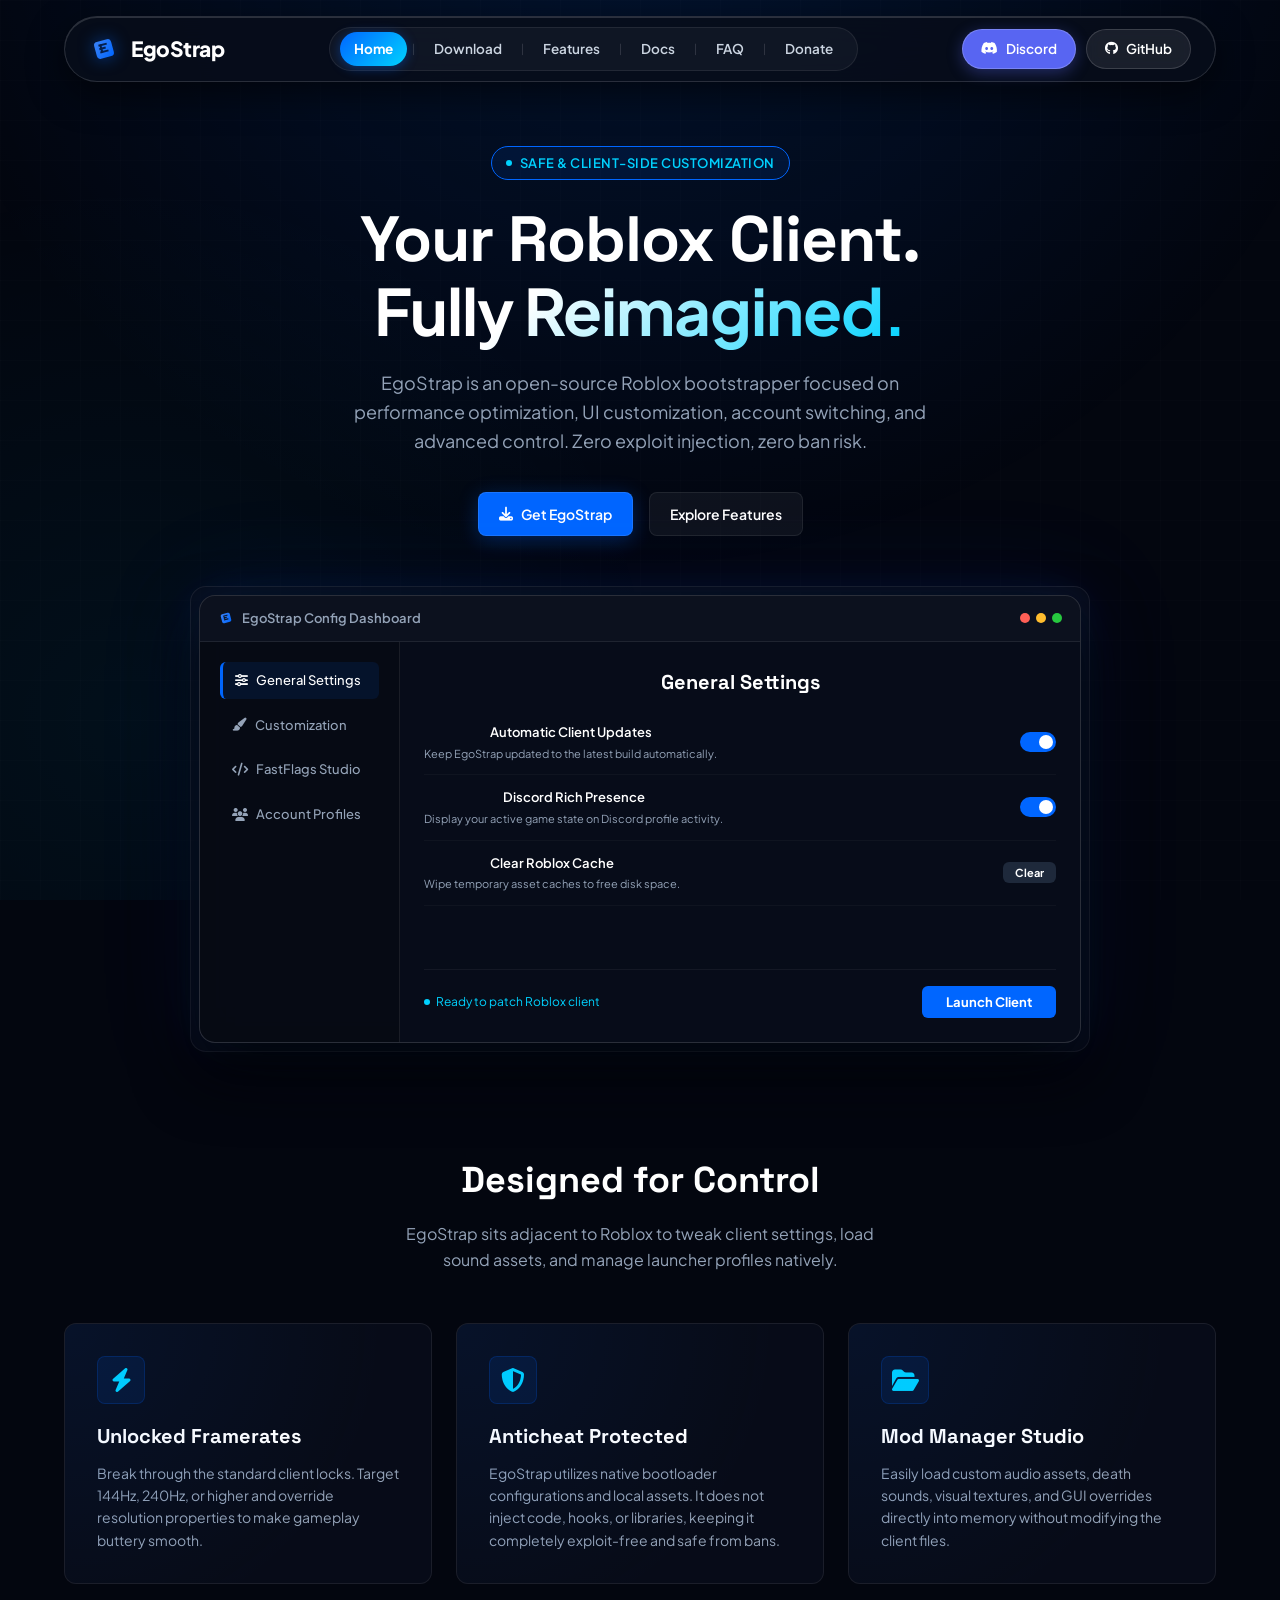
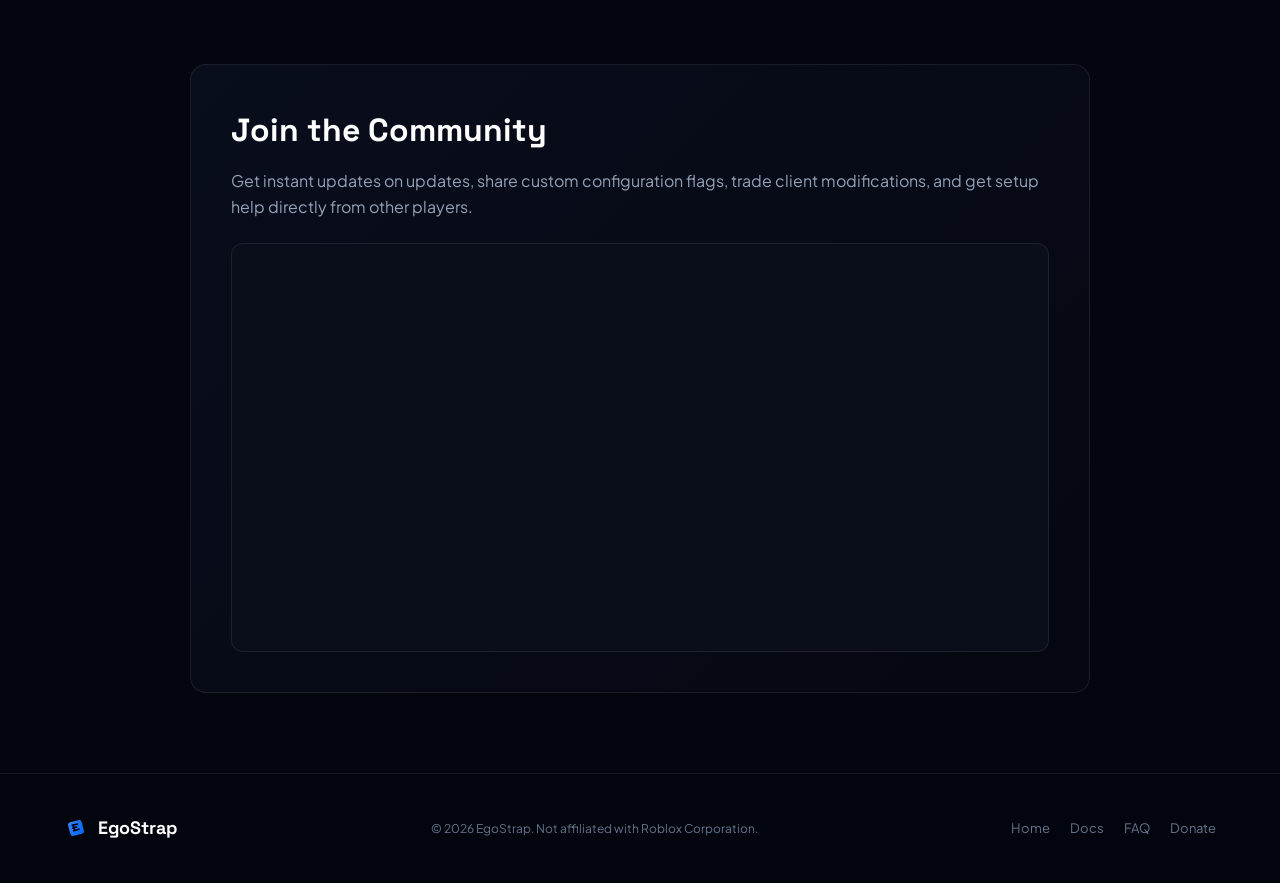
<file: index.html>
<!DOCTYPE html>
<html lang="en">
<head>
  <meta charset="UTF-8">
  <meta name="viewport" content="width=device-width, initial-scale=1.0">
  <title>EgoStrap — The Ultimate Roblox Customization Engine</title>
  
  <link rel="preconnect" href="https://fonts.googleapis.com">
  <link rel="preconnect" href="https://fonts.gstatic.com" crossorigin>
  <link href="https://fonts.googleapis.com/css2?family=Inter:wght@400;500;600;700;800&family=Outfit:wght@600;700;800&display=swap" rel="stylesheet">
  
  <!-- Styling Sheet -->
  <link rel="stylesheet" href="css/style.css">
  
  <!-- FontAwesome Icons for visual flair -->
  <link rel="stylesheet" href="https://cdnjs.cloudflare.com/ajax/libs/font-awesome/6.4.0/css/all.min.css">
</head>
<body>

  <!-- Navigation Bar -->
  <header class="container">
    <nav class="navbar">
      <a href="index.html" class="nav-brand">
        <img src="assets/logo.svg" alt="EgoStrap Logo" class="nav-logo">
        <span>EgoStrap</span>
      </a>

      <!-- Navigation Tabs with '|' Separators -->
      <div class="nav-links">
        <a href="index.html">Home</a>
        <span class="nav-separator">|</span>
        <a href="download.html">Download</a>
        <span class="nav-separator">|</span>
        <a href="features.html">Features</a>
        <span class="nav-separator">|</span>
        <a href="docs.html">Docs</a>
        <span class="nav-separator">|</span>
        <a href="faq.html">FAQ</a>
        <span class="nav-separator">|</span>
        <a href="donate.html">Donate</a>
      </div>

      <div class="nav-actions">
        <a href="https://discord.gg/6W2M8UztJG" target="_blank" class="btn btn-discord">
          <i class="fab fa-discord"></i> Discord
        </a>
        <a href="https://github.com/egostrap/egostrap.github.io" target="_blank" class="btn btn-github">
          <i class="fab fa-github"></i> GitHub
        </a>
      </div>

      <button class="menu-toggle">☰</button>
    </nav>
  </header>

  <!-- Hero Landing Section -->
  <section class="container hero fade-in">
    <div class="badge">
      <span class="badge-dot"></span>
      Safe & Client-Side Customization
    </div>
    
    <h1 class="hero-title">
      Your Roblox Client.<br>
      <span>Fully Reimagined.</span>
    </h1>
    
    <p class="hero-subtitle">
      EgoStrap is an open-source Roblox bootstrapper focused on performance optimization, UI customization, account switching, and advanced control. Zero exploit injection, zero ban risk.
    </p>
    
    <div class="hero-ctas">
      <a href="download.html" class="btn btn-primary">
        <i class="fa fa-download"></i> Get EgoStrap
      </a>
      <a href="features.html" class="btn btn-secondary">
        Explore Features
      </a>
    </div>

    <!-- Interactive Launcher UI Mockup -->
    <div class="mockup-container">
      <div class="launcher-mockup">
        
        <!-- Header -->
        <div class="launcher-header">
          <div class="mockup-title">
            <img src="assets/logo.svg" alt="Icon" style="width:16px;height:16px;">
            EgoStrap Config Dashboard
          </div>
          <div class="mockup-dots">
            <span class="dot dot-red"></span>
            <span class="dot dot-yellow"></span>
            <span class="dot dot-green"></span>
          </div>
        </div>
        
        <!-- Dashboard Body Grid -->
        <div class="launcher-body">
          
          <!-- Sidebar Navigation -->
          <div class="launcher-sidebar">
            <div class="sidebar-item active" data-view="general">
              <i class="fa fa-sliders"></i> General Settings
            </div>
            <div class="sidebar-item" data-view="customization">
              <i class="fa fa-paint-brush"></i> Customization
            </div>
            <div class="sidebar-item" data-view="fastflags">
              <i class="fa fa-code"></i> FastFlags Studio
            </div>
            <div class="sidebar-item" data-view="accounts">
              <i class="fa fa-users"></i> Account Profiles
            </div>
          </div>
          
          <!-- View Context Views -->
          <div class="launcher-content">
            
            <!-- General Settings View -->
            <div class="launcher-view active" id="view-general">
              <h3 class="view-title">General Settings</h3>
              <div class="setting-row">
                <div class="setting-info">
                  <h4>Automatic Client Updates</h4>
                  <p>Keep EgoStrap updated to the latest build automatically.</p>
                </div>
                <label class="toggle-switch">
                  <input type="checkbox" checked>
                  <span class="slider"></span>
                </label>
              </div>
              <div class="setting-row">
                <div class="setting-info">
                  <h4>Discord Rich Presence</h4>
                  <p>Display your active game state on Discord profile activity.</p>
                </div>
                <label class="toggle-switch">
                  <input type="checkbox" checked>
                  <span class="slider"></span>
                </label>
              </div>
              <div class="setting-row">
                <div class="setting-info">
                  <h4>Clear Roblox Cache</h4>
                  <p>Wipe temporary asset caches to free disk space.</p>
                </div>
                <button class="btn-launch" style="padding:4px 12px; font-size:11px; background:#1e293b;">Clear</button>
              </div>
            </div>

            <!-- Customization Settings View -->
            <div class="launcher-view" id="view-customization">
              <h3 class="view-title">Customization Pack</h3>
              <div class="setting-row">
                <div class="setting-info">
                  <h4>Choose Game Sound Pack</h4>
                  <p>Restore the classic "Oof" sound effects.</p>
                </div>
                <select class="mockup-select">
                  <option>Classic Oof (Pre-2022)</option>
                  <option>Modern Chronos Sound</option>
                  <option>Disabled</option>
                </select>
              </div>
              <div class="setting-row">
                <div class="setting-info">
                  <h4>Legacy Avatar Editor UI</h4>
                  <p>Forces the client to load the nostalgic avatar customization screens.</p>
                </div>
                <label class="toggle-switch">
                  <input type="checkbox">
                  <span class="slider"></span>
                </label>
              </div>
              <div class="setting-row">
                <div class="setting-info">
                  <h4>Custom Client Fonts</h4>
                  <p>Replace default Roblox client typeface system-wide.</p>
                </div>
                <select class="mockup-select">
                  <option>Inter Display</option>
                  <option>Segoe UI Semibold</option>
                  <option>Comic Sans MS</option>
                </select>
              </div>
            </div>

            <!-- FastFlags View -->
            <div class="launcher-view" id="view-fastflags">
              <h3 class="view-title">FastFlags Settings</h3>
              <div class="setting-row">
                <div class="setting-info">
                  <h4>Framerate Unlocker</h4>
                  <p>Remove the 60fps limit to target maximum screen hz.</p>
                </div>
                <label class="toggle-switch">
                  <input type="checkbox" checked>
                  <span class="slider"></span>
                </label>
              </div>
              <div class="setting-row">
                <div class="setting-info">
                  <h4>Graphics Rendering Engine</h4>
                  <p>Force Roblox to render using a specific Direct3D backend.</p>
                </div>
                <select class="mockup-select">
                  <option>Vulkan (Optimized)</option>
                  <option>Direct3D 11</option>
                  <option>Direct3D 10</option>
                </select>
              </div>
              <div class="setting-row">
                <div class="setting-info">
                  <h4>Anti-Aliasing Algorithm</h4>
                  <p>Force subpixel smoothing configurations.</p>
                </div>
                <select class="mockup-select">
                  <option>MSAA 4x (Crisp)</option>
                  <option>FXAA (Fast)</option>
                  <option>No Overrides</option>
                </select>
              </div>
            </div>

            <!-- Account View -->
            <div class="launcher-view" id="view-accounts">
              <h3 class="view-title">Profile Account Manager</h3>
              <div class="setting-row">
                <div class="setting-info">
                  <h4>Main_Player</h4>
                  <p>Active profile • Logged in via security cookie.</p>
                </div>
                <span class="badge" style="margin:0; padding:2px 10px; font-size:10px;">Primary</span>
              </div>
              <div class="setting-row">
                <div class="setting-info">
                  <h4>Trading_Alt01</h4>
                  <p>Offline • Ready to swap.</p>
                </div>
                <button class="btn-launch" style="padding:4px 12px; font-size:11px; background:#0066ff;">Swap</button>
              </div>
              <button class="btn btn-secondary" style="margin-top: 10px; padding: 6px 14px; font-size: 12px;">
                <i class="fa fa-plus"></i> Add Account Profile
              </button>
            </div>
            
            <!-- Dashboard Mockup Action Footer -->
            <div class="launcher-footer">
              <div class="launch-status">
                <span class="badge-dot"></span> Ready to patch Roblox client
              </div>
              <button class="btn-launch">Launch Client</button>
            </div>

          </div>
        </div>

      </div>
    </div>
  </section>

  <!-- Core Features Container -->
  <section class="container" style="padding-top: 40px;">
    <div class="section-title-wrap">
      <h2 class="section-title">Designed for Control</h2>
      <p class="section-desc">EgoStrap sits adjacent to Roblox to tweak client settings, load sound assets, and manage launcher profiles natively.</p>
    </div>

    <div class="features-grid">
      <!-- Feature Card 1 -->
      <div class="feature-card">
        <div class="feature-icon"><i class="fa fa-bolt"></i></div>
        <h3>Unlocked Framerates</h3>
        <p>Break through the standard client locks. Target 144Hz, 240Hz, or higher and override resolution properties to make gameplay buttery smooth.</p>
      </div>

      <!-- Feature Card 2 -->
      <div class="feature-card">
        <div class="feature-icon"><i class="fa fa-shield-halved"></i></div>
        <h3>Anticheat Protected</h3>
        <p>EgoStrap utilizes native bootloader configurations and local assets. It does not inject code, hooks, or libraries, keeping it completely exploit-free and safe from bans.</p>
      </div>

      <!-- Feature Card 3 -->
      <div class="feature-card">
        <div class="feature-icon"><i class="fa fa-folder-open"></i></div>
        <h3>Mod Manager Studio</h3>
        <p>Easily load custom audio assets, death sounds, visual textures, and GUI overrides directly into memory without modifying the client files.</p>
      </div>
    </div>
  </section>

  <!-- Stats & Discord Integration widget banner -->
  <section class="container">
    <div class="stats-banner">
      <div class="stats-left">
        <h2>Join the Community</h2>
        <p>Get instant updates on updates, share custom configuration flags, trade client modifications, and get setup help directly from other players.</p>
        
        <!-- Official Live Discord Widget Embed -->
        <div class="discord-widget-wrapper" style="border-radius: 12px; overflow: hidden; border: 1px solid var(--border-subtle); background: #090e1a; margin-top: 20px;">
          <iframe src="https://discord.com/widget?id=1529151589561143417&theme=dark" width="100%" height="400" allowtransparency="true" frameborder="0" sandbox="allow-popups allow-popups-to-escape-sandbox allow-same-origin allow-scripts"></iframe>
        </div>
      </div>
    </div>
  </section>

  <!-- Footer -->
  <footer>
    <div class="container footer-content">
      <div class="footer-logo">
        <img src="assets/logo.svg" alt="EgoStrap Logo" style="width: 24px; height: 24px;">
        EgoStrap
      </div>
      <div class="footer-copy">
        &copy; 2026 EgoStrap. Not affiliated with Roblox Corporation.
      </div>
      <div class="footer-links">
        <a href="index.html">Home</a>
        <a href="docs.html">Docs</a>
        <a href="faq.html">FAQ</a>
        <a href="donate.html">Donate</a>
      </div>
    </div>
  </footer>

  <!-- Scripts -->
  <script src="js/main.js"></script>
</body>
</html>
</file>
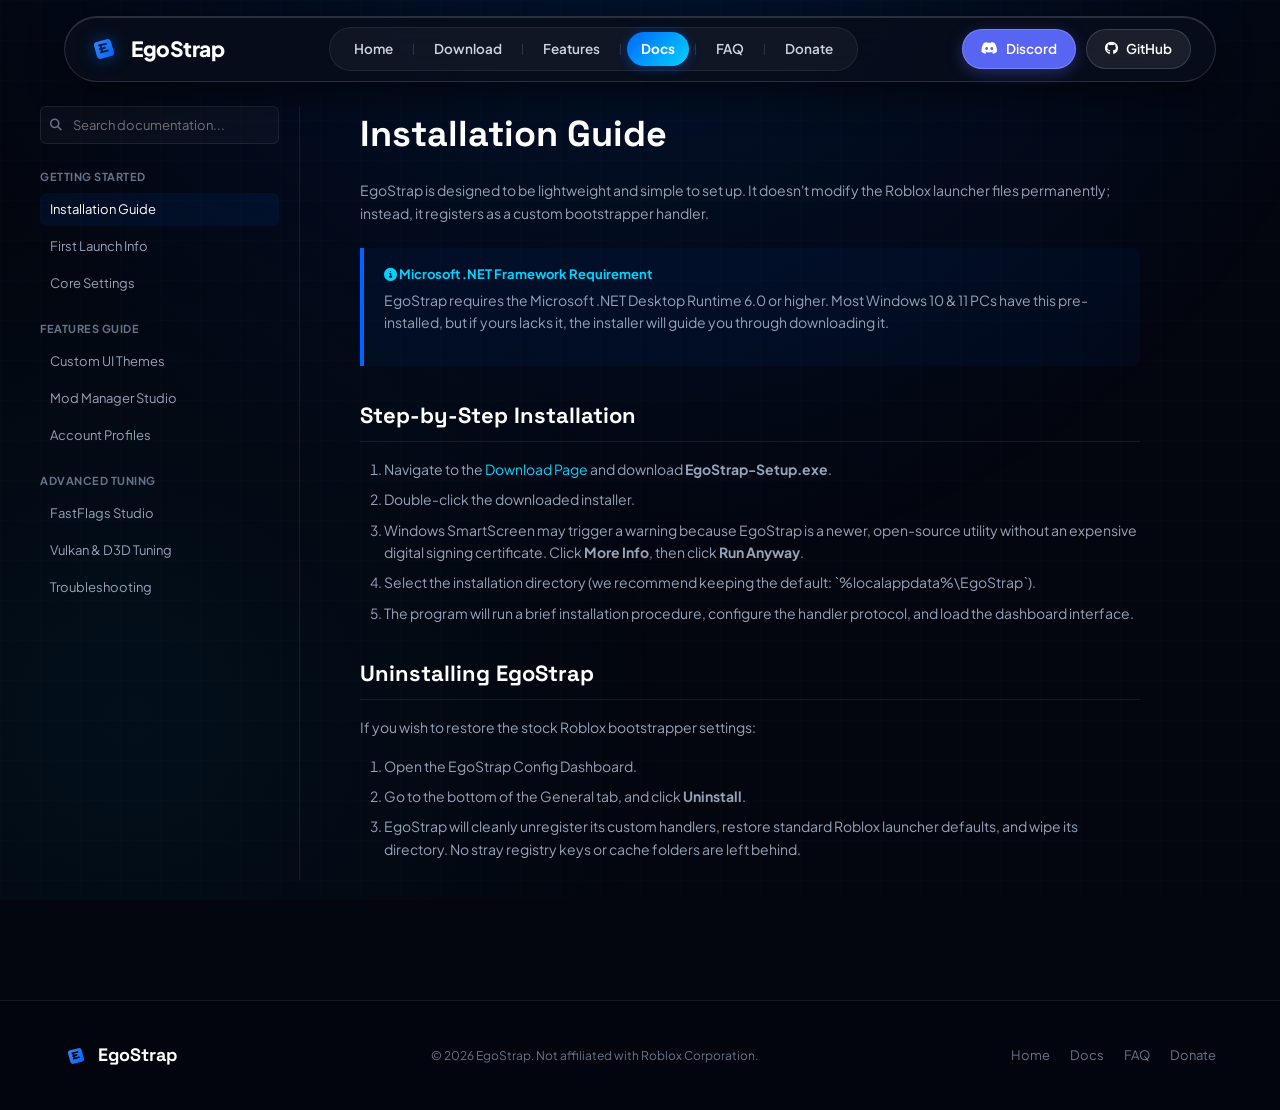
<file: docs.html>
<!DOCTYPE html>
<html lang="en">
<head>
  <meta charset="UTF-8">
  <meta name="viewport" content="width=device-width, initial-scale=1.0">
  <title>EgoStrap Documentation — Getting Started & Configuration Guides</title>
  
  <link rel="preconnect" href="https://fonts.googleapis.com">
  <link rel="preconnect" href="https://fonts.gstatic.com" crossorigin>
  <link href="https://fonts.googleapis.com/css2?family=Inter:wght@400;500;600;700;800&family=Outfit:wght@600;700;800&display=swap" rel="stylesheet">
  <link rel="stylesheet" href="css/style.css">
  <link rel="stylesheet" href="https://cdnjs.cloudflare.com/ajax/libs/font-awesome/6.4.0/css/all.min.css">
</head>
<body>

  <!-- Navigation Bar -->
  <header class="container">
    <nav class="navbar">
      <a href="index.html" class="nav-brand">
        <img src="assets/logo.svg" alt="EgoStrap Logo" class="nav-logo">
        <span>EgoStrap</span>
      </a>

      <!-- Navigation Tabs with '|' Separators -->
      <div class="nav-links">
        <a href="index.html">Home</a>
        <span class="nav-separator">|</span>
        <a href="download.html">Download</a>
        <span class="nav-separator">|</span>
        <a href="features.html">Features</a>
        <span class="nav-separator">|</span>
        <a href="docs.html">Docs</a>
        <span class="nav-separator">|</span>
        <a href="faq.html">FAQ</a>
        <span class="nav-separator">|</span>
        <a href="donate.html">Donate</a>
      </div>

      <div class="nav-actions">
        <a href="https://discord.gg/6W2M8UztJG" target="_blank" class="btn btn-discord">
          <i class="fab fa-discord"></i> Discord
        </a>
        <a href="https://github.com/egostrap/egostrap.github.io" target="_blank" class="btn btn-github">
          <i class="fab fa-github"></i> GitHub
        </a>
      </div>

      <button class="menu-toggle">☰</button>
    </nav>
  </header>

  <!-- Docs Layout Container -->
  <main class="container docs-layout fade-in">
    
    <!-- Sidebar Navigation -->
    <aside class="docs-sidebar">
      
      <!-- Doc Search -->
      <div class="docs-search-box">
        <i class="fa fa-search"></i>
        <input type="text" class="docs-search" placeholder="Search documentation...">
      </div>

      <nav class="docs-menu">
        
        <!-- Category: Getting Started -->
        <div>
          <h4 class="docs-cat-title">Getting Started</h4>
          <div class="docs-links-group">
            <a class="docs-link active" data-target="installation">Installation Guide</a>
            <a class="docs-link" data-target="first-launch">First Launch Info</a>
            <a class="docs-link" data-target="settings-guide">Core Settings</a>
          </div>
        </div>

        <!-- Category: Features -->
        <div>
          <h4 class="docs-cat-title">Features Guide</h4>
          <div class="docs-links-group">
            <a class="docs-link" data-target="themes">Custom UI Themes</a>
            <a class="docs-link" data-target="mods">Mod Manager Studio</a>
            <a class="docs-link" data-target="profiles">Account Profiles</a>
          </div>
        </div>

        <!-- Category: Advanced -->
        <div>
          <h4 class="docs-cat-title">Advanced Tuning</h4>
          <div class="docs-links-group">
            <a class="docs-link" data-target="fastflags">FastFlags Studio</a>
            <a class="docs-link" data-target="vulkan-dx">Vulkan & D3D Tuning</a>
            <a class="docs-link" data-target="troubleshooting">Troubleshooting</a>
          </div>
        </div>

      </nav>
    </aside>

    <!-- Docs Content Area -->
    <section class="docs-content">
      
      <!-- ARTICLE: Installation -->
      <article class="docs-section active" id="installation">
        <h1>Installation Guide</h1>
        <p>EgoStrap is designed to be lightweight and simple to set up. It doesn't modify the Roblox launcher files permanently; instead, it registers as a custom bootstrapper handler.</p>
        
        <div class="docs-callout docs-callout-info">
          <h4><i class="fa fa-info-circle"></i> Microsoft .NET Framework Requirement</h4>
          <p>EgoStrap requires the Microsoft .NET Desktop Runtime 6.0 or higher. Most Windows 10 & 11 PCs have this pre-installed, but if yours lacks it, the installer will guide you through downloading it.</p>
        </div>

        <h2>Step-by-Step Installation</h2>
        <ol>
          <li>Navigate to the <a href="download.html" style="color: var(--accent-cyan); text-decoration: none;">Download Page</a> and download <strong>EgoStrap-Setup.exe</strong>.</li>
          <li>Double-click the downloaded installer.</li>
          <li>Windows SmartScreen may trigger a warning because EgoStrap is a newer, open-source utility without an expensive digital signing certificate. Click <strong>More Info</strong>, then click <strong>Run Anyway</strong>.</li>
          <li>Select the installation directory (we recommend keeping the default: `%localappdata%\EgoStrap`).</li>
          <li>The program will run a brief installation procedure, configure the handler protocol, and load the dashboard interface.</li>
        </ol>

        <h2>Uninstalling EgoStrap</h2>
        <p>If you wish to restore the stock Roblox bootstrapper settings:</p>
        <ol>
          <li>Open the EgoStrap Config Dashboard.</li>
          <li>Go to the bottom of the General tab, and click <strong>Uninstall</strong>.</li>
          <li>EgoStrap will cleanly unregister its custom handlers, restore standard Roblox launcher defaults, and wipe its directory. No stray registry keys or cache folders are left behind.</li>
        </ol>
      </article>

      <!-- ARTICLE: First Launch Info -->
      <article class="docs-section" id="first-launch">
        <h1>First Launch Guide</h1>
        <p>Once installation finishes, you will be greeted by the EgoStrap Config Dashboard. This is your control hub for Roblox.</p>
        
        <h2>How EgoStrap Handles Roblox Starts</h2>
        <p>EgoStrap registers the custom URI handler protocol `roblox-player:`. Whenever you click **Play** on the Roblox website or open the Roblox Desktop shortcut, Windows directs the request to EgoStrap instead of the default Roblox bootstrapper.</p>
        
        <h2>What happens during boot?</h2>
        <ol>
          <li>EgoStrap launches in the background.</li>
          <li>It scans for Roblox client updates on the official Roblox deployment servers.</li>
          <li>It injects custom mods, configurations, fonts, and client settings locally.</li>
          <li>It unlocks framerates by writing dynamic configurations to client settings.</li>
          <li>It launches the official Roblox Player process.</li>
        </ol>

        <div class="docs-callout docs-callout-warning">
          <h4><i class="fa fa-triangle-exclamation"></i> Do Not Launch as Administrator</h4>
          <p>Running EgoStrap with administrator privileges can prevent it from communicating with browser launch protocols. Run the application normally as a standard user.</p>
        </div>
      </article>

      <!-- ARTICLE: Core Settings -->
      <article class="docs-section" id="settings-guide">
        <h1>Core Settings Guide</h1>
        <p>EgoStrap's General settings tab houses options for adjusting how the bootstrapper behaves during startup and interacts with external widgets.</p>
        
        <h2>Automatic Client Updates</h2>
        <p>Roblox pushes mandatory updates multiple times a week. With Auto-Updates toggled on, EgoStrap detects outdated builds during launch, downloads only the modified asset chunks, updates them locally, and runs the game in seconds.</p>

        <h2>Discord Rich Presence (DRP)</h2>
        <p>Let your friends see what you are playing! DRP displays the name of the place, your current character thumbnail, active session duration, and server status on your Discord profile automatically.</p>
        <p>To configure DRP, open the General tab, toggle <strong>Discord Rich Presence</strong>, and restart the client. Make sure Discord is running and game status display is enabled in Discord user settings.</p>
      </article>

      <!-- ARTICLE: Themes -->
      <article class="docs-section" id="themes">
        <h1>Custom UI Themes</h1>
        <p>EgoStrap allows you to customize the bootstrapper's appearance and elements of the Roblox game interface natively.</p>

        <h2>Modifying the Bootstrapper Theme</h2>
        <p>You can select color themes directly inside the Dashboard. Custom styles adjust borders, backdrop grids, typography, and active highlights. Supported themes include Dark, Light, Cyberpunk Pink, and Minimal Blue.</p>

        <h2>Sound Overrides</h2>
        <p>Roblox replaced the classic "Oof" sound with a modern sound in 2022. EgoStrap lets you restore the classic "Oof" sound natively. In the customization tab, select <strong>Classic Oof (Pre-2022)</strong>. EgoStrap will override the sound asset locally during launch.</p>
      </article>

      <!-- ARTICLE: Mods -->
      <article class="docs-section" id="mods">
        <h1>Mod Manager Studio</h1>
        <p>EgoStrap has a dedicated Mod Manager folder. Drop custom files in the folders, and EgoStrap mounts them over standard Roblox files dynamically when launching.</p>

        <h2>How to Install Custom Mods</h2>
        <ol>
          <li>Open the EgoStrap Dashboard.</li>
          <li>Go to the Customization/Mod tab, and click <strong>Open Mods Folder</strong>.</li>
          <li>A folder window will open on your PC. It contains folders for:
            <ul>
              <li>`sounds/` — Drop custom wave/mp3 sounds.</li>
              <li>`textures/` — Replace cursor styles, character overlays, etc.</li>
              <li>`fonts/` — Install custom typefaces.</li>
            </ul>
          </li>
          <li>Move your custom assets into the respective folder.</li>
          <li>Launch the game. EgoStrap loads your custom modifications automatically!</li>
        </ol>
      </article>

      <!-- ARTICLE: Profiles -->
      <article class="docs-section" id="profiles">
        <h1>Account Profiles Manager</h1>
        <p>Play on multiple accounts? EgoStrap has a secure local profile manager that lets you switch accounts without entering your credentials repeatedly in a browser.</p>

        <div class="docs-callout docs-callout-warning">
          <h4><i class="fa fa-lock"></i> Security and Cookie Encryption</h4>
          <p>EgoStrap stores login session tokens locally on your PC inside a securely encrypted database. They are only ever shared directly with Roblox's authentication endpoints, never with any third-party servers.</p>
        </div>

        <h2>Adding and Swapping Accounts</h2>
        <ol>
          <li>Log into your Roblox account in your browser.</li>
          <li>Open the EgoStrap Dashboard, navigate to the <strong>Account Profiles</strong> tab.</li>
          <li>Click <strong>Import Active Browser Session</strong>. EgoStrap will automatically identify your active session token.</li>
          <li>Name the profile (e.g., "AltAccount01").</li>
          <li>To swap accounts, select the profile in EgoStrap and click <strong>Activate</strong>. The next time you hit play, Roblox will load with that account!</li>
        </ol>
      </article>

      <!-- ARTICLE: FastFlags -->
      <article class="docs-section" id="fastflags">
        <h1>FastFlags configurations</h1>
        <p>FastFlags are configurations used by Roblox developers to control game engine features. EgoStrap gives you a user-friendly panel to modify these values directly.</p>

        <h2>Common FastFlags Settings</h2>
        <ul>
          <li><strong>Unlock Framerate:</strong> Removes the 60fps limit and enables high framerates.</li>
          <li><strong>Render Distance Scale:</strong> Extends rendering capabilities, allowing you to see objects further away.</li>
          <li><strong>Shadow Mapping Precision:</strong> Toggles high-resolution shadows for cleaner graphics.</li>
        </ul>

        <h2>Importing Custom FastFlag Lists</h2>
        <p>If you have a custom JSON list of FastFlags, you can import it into EgoStrap:</p>
        <div class="docs-code">
{
  "DFIntTaskSchedulerTargetFps": 9999,
  "FFlagDebugGraphicsDisableDirect3D10": "True",
  "FFlagDisablePostFx": "True"
}
        </div>
        <p>Go to the FastFlags console, click <strong>Import JSON</strong>, paste your configurations, and click <strong>Save</strong>.</p>
      </article>

      <!-- ARTICLE: Vulkan & D3D -->
      <article class="docs-section" id="vulkan-dx">
        <h1>Vulkan & D3D Graphics Tuning</h1>
        <p>Roblox auto-selects your graphics engine API, which doesn't always yield the best performance on all graphics cards. EgoStrap lets you override the backend rendering engine.</p>

        <h2>API Profiles</h2>
        <ol>
          <li><strong>Vulkan:</strong> Excellent performance on AMD graphics cards and modern PCs. Provides higher frame rates but may cause stuttering on older Nvidia GPUs.</li>
          <li><strong>Direct3D 11:</strong> The default rendering engine. Very stable, good for standard hardware.</li>
          <li><strong>Direct3D 12:</strong> Best for modern Windows 10/11 PCs with dedicated GPUs, supporting advanced shader pipelines.</li>
        </ol>
        <p>Modify these settings in the <strong>FastFlags Studio</strong> tab inside the Config Dashboard.</p>
      </article>

      <!-- ARTICLE: Troubleshooting -->
      <article class="docs-section" id="troubleshooting">
        <h1>Troubleshooting Guide</h1>
        <p>Encountering issues with EgoStrap? Here are solutions to common problems.</p>

        <h2>Roblox Launches with stock settings (No FPS Unlock / Mods)</h2>
        <p>This typically occurs if the file handler association is broken. To fix this:</p>
        <ol>
          <li>Open the EgoStrap Dashboard.</li>
          <li>Click the <strong>Repair Handler Links</strong> button in the bottom-left of the Dashboard.</li>
          <li>Select <strong>Yes</strong> when prompted for handler repair.</li>
        </ol>

        <h2>Game Crashes on Launch</h2>
        <p>If your game crashes immediately during startup, it is likely caused by an invalid or corrupted FastFlag configuration.</p>
        <ol>
          <li>Open the Dashboard and go to the <strong>FastFlags Studio</strong> tab.</li>
          <li>Click <strong>Reset to Defaults</strong> to clear all custom flag overrides.</li>
          <li>Attempt to launch the game again.</li>
        </ol>
      </article>

    </section>

  </main>

  <!-- Footer -->
  <footer>
    <div class="container footer-content">
      <div class="footer-logo">
        <img src="assets/logo.svg" alt="EgoStrap Logo" style="width: 24px; height: 24px;">
        EgoStrap
      </div>
      <div class="footer-copy">
        &copy; 2026 EgoStrap. Not affiliated with Roblox Corporation.
      </div>
      <div class="footer-links">
        <a href="index.html">Home</a>
        <a href="docs.html">Docs</a>
        <a href="faq.html">FAQ</a>
        <a href="donate.html">Donate</a>
      </div>
    </div>
  </footer>

  <script src="js/main.js"></script>
  <script src="js/docs.js"></script>
</body>
</html>
</file>
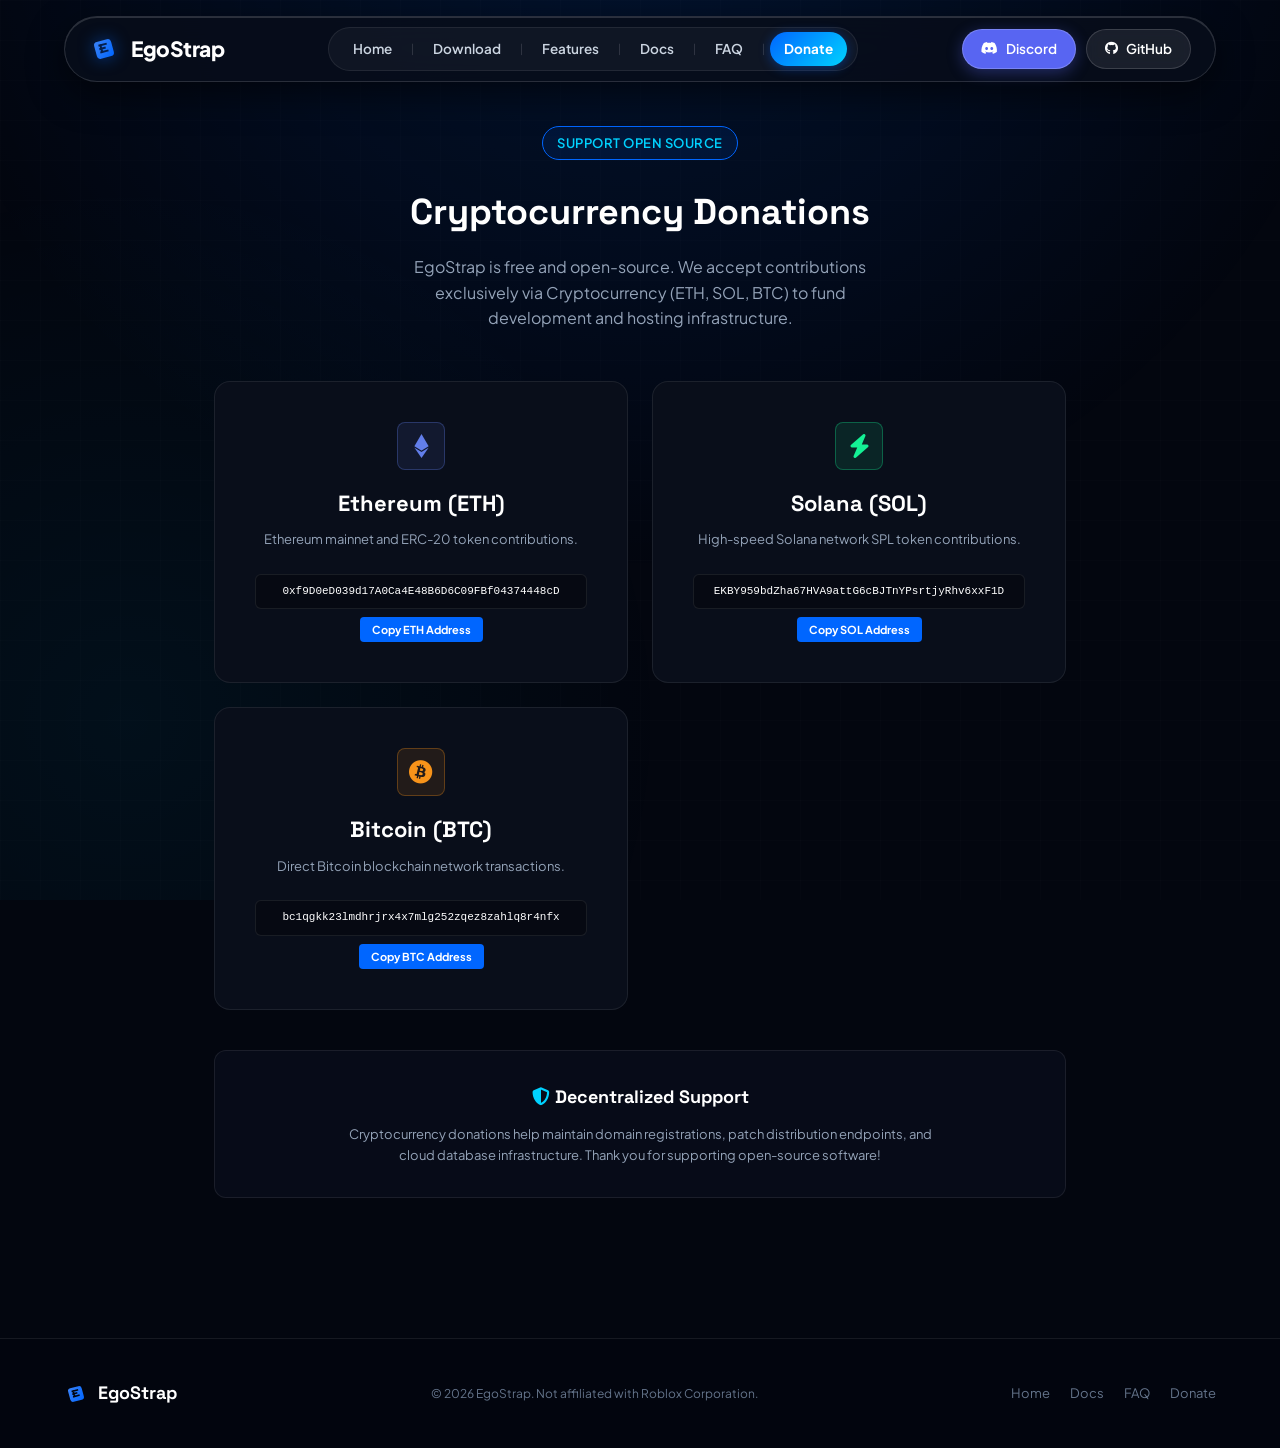
<file: donate.html>
<!DOCTYPE html>
<html lang="en">
<head>
  <meta charset="UTF-8">
  <meta name="viewport" content="width=device-width, initial-scale=1.0">
  <title>Donate to EgoStrap — Support Development</title>
  
  <link rel="preconnect" href="https://fonts.googleapis.com">
  <link rel="preconnect" href="https://fonts.gstatic.com" crossorigin>
  <link href="https://fonts.googleapis.com/css2?family=Inter:wght@400;500;600;700;800&family=Outfit:wght@600;700;800&display=swap" rel="stylesheet">
  <link rel="stylesheet" href="css/style.css">
  <link rel="stylesheet" href="https://cdnjs.cloudflare.com/ajax/libs/font-awesome/6.4.0/css/all.min.css">
  <style>
    .copy-btn {
      background: var(--accent-blue);
      color: white;
      border: none;
      padding: 6px 12px;
      border-radius: 4px;
      font-size: 11px;
      cursor: pointer;
      font-weight: 700;
      transition: var(--transition-smooth);
      margin-top: 8px;
    }
    .copy-btn:hover {
      background: #0056cc;
    }
  </style>
</head>
<body>

  <!-- Navigation Bar -->
  <header class="container">
    <nav class="navbar">
      <a href="index.html" class="nav-brand">
        <img src="assets/logo.svg" alt="EgoStrap Logo" class="nav-logo">
        <span>EgoStrap</span>
      </a>

      <!-- Navigation Tabs with '|' Separators -->
      <div class="nav-links">
        <a href="index.html">Home</a>
        <span class="nav-separator">|</span>
        <a href="download.html">Download</a>
        <span class="nav-separator">|</span>
        <a href="features.html">Features</a>
        <span class="nav-separator">|</span>
        <a href="docs.html">Docs</a>
        <span class="nav-separator">|</span>
        <a href="faq.html">FAQ</a>
        <span class="nav-separator">|</span>
        <a href="donate.html">Donate</a>
      </div>

      <div class="nav-actions">
        <a href="https://discord.gg/6W2M8UztJG" target="_blank" class="btn btn-discord">
          <i class="fab fa-discord"></i> Discord
        </a>
        <a href="https://github.com/egostrap/egostrap.github.io" target="_blank" class="btn btn-github">
          <i class="fab fa-github"></i> GitHub
        </a>
      </div>

      <button class="menu-toggle">☰</button>
    </nav>
  </header>

  <!-- Donate Page Content -->
  <main class="container fade-in" style="padding: 60px 24px; max-width: 900px;">
    
    <div class="section-title-wrap">
      <div class="badge">Support Open Source</div>
      <h1 class="section-title">Cryptocurrency Donations</h1>
      <p class="section-desc">EgoStrap is free and open-source. We accept contributions exclusively via Cryptocurrency (ETH, SOL, BTC) to fund development and hosting infrastructure.</p>
    </div>

    <!-- Crypto Only Donation Cards Grid -->
    <div class="donate-grid">
      
      <!-- Ethereum (ETH) -->
      <div class="donate-card">
        <div class="feature-icon" style="background: rgba(98, 126, 234, 0.1); color: #627eea; border-color: rgba(98, 126, 234, 0.3);">
          <i class="fab fa-ethereum"></i>
        </div>
        <h2 class="donate-platform">Ethereum (ETH)</h2>
        <p class="donate-desc">Ethereum mainnet and ERC-20 token contributions.</p>
        
        <div class="donate-crypto-addr" id="eth-address">0xf9D0eD039d17A0Ca4E48B6D6C09FBf04374448cD</div>
        <button class="copy-btn" data-target="eth-address">Copy ETH Address</button>
      </div>

      <!-- Solana (SOL) -->
      <div class="donate-card">
        <div class="feature-icon" style="background: rgba(20, 241, 149, 0.1); color: #14f195; border-color: rgba(20, 241, 149, 0.3);">
          <i class="fa fa-bolt"></i>
        </div>
        <h2 class="donate-platform">Solana (SOL)</h2>
        <p class="donate-desc">High-speed Solana network SPL token contributions.</p>
        
        <div class="donate-crypto-addr" id="sol-address">EKBY959bdZha67HVA9attG6cBJTnYPsrtjyRhv6xxF1D</div>
        <button class="copy-btn" data-target="sol-address">Copy SOL Address</button>
      </div>

      <!-- Bitcoin (BTC) -->
      <div class="donate-card">
        <div class="feature-icon" style="background: rgba(247, 147, 26, 0.1); color: #f7931a; border-color: rgba(247, 147, 26, 0.3);">
          <i class="fab fa-bitcoin"></i>
        </div>
        <h2 class="donate-platform">Bitcoin (BTC)</h2>
        <p class="donate-desc">Direct Bitcoin blockchain network transactions.</p>
        
        <div class="donate-crypto-addr" id="btc-address">bc1qgkk23lmdhrjrx4x7mlg252zqez8zahlq8r4nfx</div>
        <button class="copy-btn" data-target="btc-address">Copy BTC Address</button>
      </div>

    </div>

    <!-- What donations support info -->
    <div style="background: var(--bg-panel); border: 1px solid var(--border-subtle); padding: 32px; border-radius: 12px; margin-top: 40px; text-align: center;">
      <h3 style="font-family: var(--font-title); font-size: 18px; margin-bottom: 12px;"><i class="fa fa-shield-halved" style="color: var(--accent-cyan);"></i> Decentralized Support</h3>
      <p style="color: var(--text-gray); font-size: 13px; max-width: 600px; margin: 0 auto; line-height: 1.6;">
        Cryptocurrency donations help maintain domain registrations, patch distribution endpoints, and cloud database infrastructure. Thank you for supporting open-source software!
      </p>
    </div>

  </main>

  <!-- Footer -->
  <footer>
    <div class="container footer-content">
      <div class="footer-logo">
        <img src="assets/logo.svg" alt="EgoStrap Logo" style="width: 24px; height: 24px;">
        EgoStrap
      </div>
      <div class="footer-copy">
        &copy; 2026 EgoStrap. Not affiliated with Roblox Corporation.
      </div>
      <div class="footer-links">
        <a href="index.html">Home</a>
        <a href="docs.html">Docs</a>
        <a href="faq.html">FAQ</a>
        <a href="donate.html">Donate</a>
      </div>
    </div>
  </footer>

  <script src="js/main.js"></script>
  
  <!-- Clipboard copier for ETH, SOL, BTC -->
  <script>
    document.addEventListener('DOMContentLoaded', () => {
      const copyBtns = document.querySelectorAll('.copy-btn');

      copyBtns.forEach(btn => {
        btn.addEventListener('click', () => {
          const targetId = btn.getAttribute('data-target');
          const address = document.getElementById(targetId).innerText;

          navigator.clipboard.writeText(address).then(() => {
            const originalText = btn.innerText;
            btn.innerText = 'Address Copied!';
            btn.style.background = '#10b981';
            
            setTimeout(() => {
              btn.innerText = originalText;
              btn.style.background = 'var(--accent-blue)';
            }, 2000);
          }).catch(err => {
            console.error('Failed to copy: ', err);
          });
        });
      });
    });
  </script>
</body>
</html>
</file>
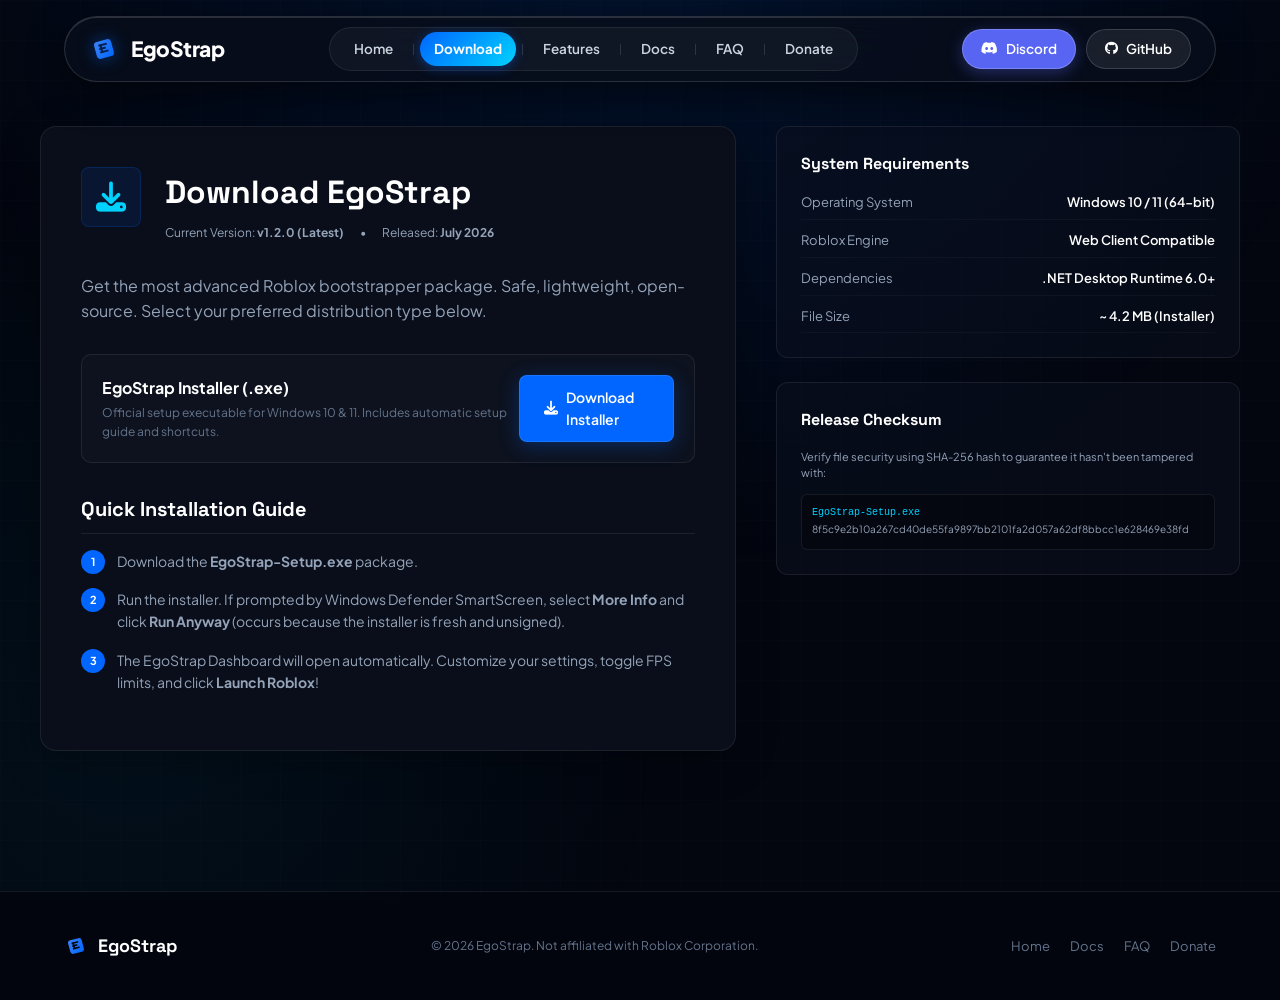
<file: download.html>
<!DOCTYPE html>
<html lang="en">
<head>
  <meta charset="UTF-8">
  <meta name="viewport" content="width=device-width, initial-scale=1.0">
  <title>Download EgoStrap — Get the Roblox Bootstrapper</title>
  
  <link rel="preconnect" href="https://fonts.googleapis.com">
  <link rel="preconnect" href="https://fonts.gstatic.com" crossorigin>
  <link href="https://fonts.googleapis.com/css2?family=Inter:wght@400;500;600;700;800&family=Outfit:wght@600;700;800&display=swap" rel="stylesheet">
  <link rel="stylesheet" href="css/style.css">
  <link rel="stylesheet" href="https://cdnjs.cloudflare.com/ajax/libs/font-awesome/6.4.0/css/all.min.css">
</head>
<body>

  <!-- Navigation Bar -->
  <header class="container">
    <nav class="navbar">
      <a href="index.html" class="nav-brand">
        <img src="assets/logo.svg" alt="EgoStrap Logo" class="nav-logo">
        <span>EgoStrap</span>
      </a>

      <!-- Navigation Tabs with '|' Separators -->
      <div class="nav-links">
        <a href="index.html">Home</a>
        <span class="nav-separator">|</span>
        <a href="download.html">Download</a>
        <span class="nav-separator">|</span>
        <a href="features.html">Features</a>
        <span class="nav-separator">|</span>
        <a href="docs.html">Docs</a>
        <span class="nav-separator">|</span>
        <a href="faq.html">FAQ</a>
        <span class="nav-separator">|</span>
        <a href="donate.html">Donate</a>
      </div>

      <div class="nav-actions">
        <a href="https://discord.gg/6W2M8UztJG" target="_blank" class="btn btn-discord">
          <i class="fab fa-discord"></i> Discord
        </a>
        <a href="https://github.com/egostrap/egostrap.github.io" target="_blank" class="btn btn-github">
          <i class="fab fa-github"></i> GitHub
        </a>
      </div>

      <button class="menu-toggle">☰</button>
    </nav>
  </header>

  <!-- Download Section Content -->
  <main class="container dl-layout fade-in">
    
    <!-- Left panel (Downloader and Guides) -->
    <div class="dl-card">
      <div class="dl-header-wrap">
        <div class="feature-icon" style="width: 60px; height: 60px; font-size: 30px;">
          <i class="fa fa-download"></i>
        </div>
        <div class="dl-title-group">
          <h1>Download EgoStrap</h1>
          <div class="dl-meta">
            <span>Current Version: <strong>v1.2.0 (Latest)</strong></span>
            <span>•</span>
            <span>Released: <strong>July 2026</strong></span>
          </div>
        </div>
      </div>

      <p style="color: var(--text-gray); margin-bottom: 30px;">
        Get the most advanced Roblox bootstrapper package. Safe, lightweight, open-source. Select your preferred distribution type below.
      </p>

      <!-- Action items -->
      <div class="dl-actions-grid">
        
        <!-- Stable EXE -->
        <div class="dl-row">
          <div>
            <h3 style="font-size: 16px; margin-bottom: 2px;">EgoStrap Installer (.exe)</h3>
            <p style="font-size: 12px; color: var(--text-dim);">Official setup executable for Windows 10 & 11. Includes automatic setup guide and shortcuts.</p>
          </div>
          <div class="dl-btn-group">
            <a href="https://github.com/egostrap/egostrap.github.io/releases/download/v1.2.0/EgoStrap-Setup.exe" class="btn btn-primary" style="padding: 10px 24px; font-size: 14px;">
              <i class="fa fa-download"></i> Download Installer
            </a>
          </div>
        </div>

      </div>

      <!-- Installation Guide -->
      <div class="dl-guide">
        <h2>Quick Installation Guide</h2>
        <ol class="dl-steps">
          <li>Download the <strong>EgoStrap-Setup.exe</strong> package.</li>
          <li>Run the installer. If prompted by Windows Defender SmartScreen, select <strong>More Info</strong> and click <strong>Run Anyway</strong> (occurs because the installer is fresh and unsigned).</li>
          <li>The EgoStrap Dashboard will open automatically. Customize your settings, toggle FPS limits, and click <strong>Launch Roblox</strong>!</li>
        </ol>
      </div>

    </div>

    <!-- Right panel (Sidebar info) -->
    <div class="dl-sidebar">
      
      <!-- System Specs -->
      <div class="sidebar-box">
        <h3>System Requirements</h3>
        <div class="spec-list">
          <div class="spec-item">
            <span class="spec-label">Operating System</span>
            <span class="spec-val">Windows 10 / 11 (64-bit)</span>
          </div>
          <div class="spec-item">
            <span class="spec-label">Roblox Engine</span>
            <span class="spec-val">Web Client Compatible</span>
          </div>
          <div class="spec-item">
            <span class="spec-label">Dependencies</span>
            <span class="spec-val">.NET Desktop Runtime 6.0+</span>
          </div>
          <div class="spec-item">
            <span class="spec-label">File Size</span>
            <span class="spec-val">~ 4.2 MB (Installer)</span>
          </div>
        </div>
      </div>

      <!-- File integrity verification -->
      <div class="sidebar-box">
        <h3>Release Checksum</h3>
        <p style="font-size: 11px; color: var(--text-gray); line-height: 1.5; margin-bottom: 12px;">
          Verify file security using SHA-256 hash to guarantee it hasn't been tampered with:
        </p>
        <div style="font-family: monospace; font-size: 10px; background: rgba(0,0,0,0.3); border: 1px solid var(--border-subtle); padding: 10px; border-radius: 6px; word-break: break-all; color: var(--accent-cyan);">
          EgoStrap-Setup.exe<br>
          <span style="color: var(--text-gray);">8f5c9e2b10a267cd40de55fa9897bb2101fa2d057a62df8bbcc1e628469e38fd</span>
        </div>
      </div>

    </div>

  </main>

  <!-- Footer -->
  <footer>
    <div class="container footer-content">
      <div class="footer-logo">
        <img src="assets/logo.svg" alt="EgoStrap Logo" style="width: 24px; height: 24px;">
        EgoStrap
      </div>
      <div class="footer-copy">
        &copy; 2026 EgoStrap. Not affiliated with Roblox Corporation.
      </div>
      <div class="footer-links">
        <a href="index.html">Home</a>
        <a href="docs.html">Docs</a>
        <a href="faq.html">FAQ</a>
        <a href="donate.html">Donate</a>
      </div>
    </div>
  </footer>

  <script src="js/main.js"></script>
</body>
</html>
</file>
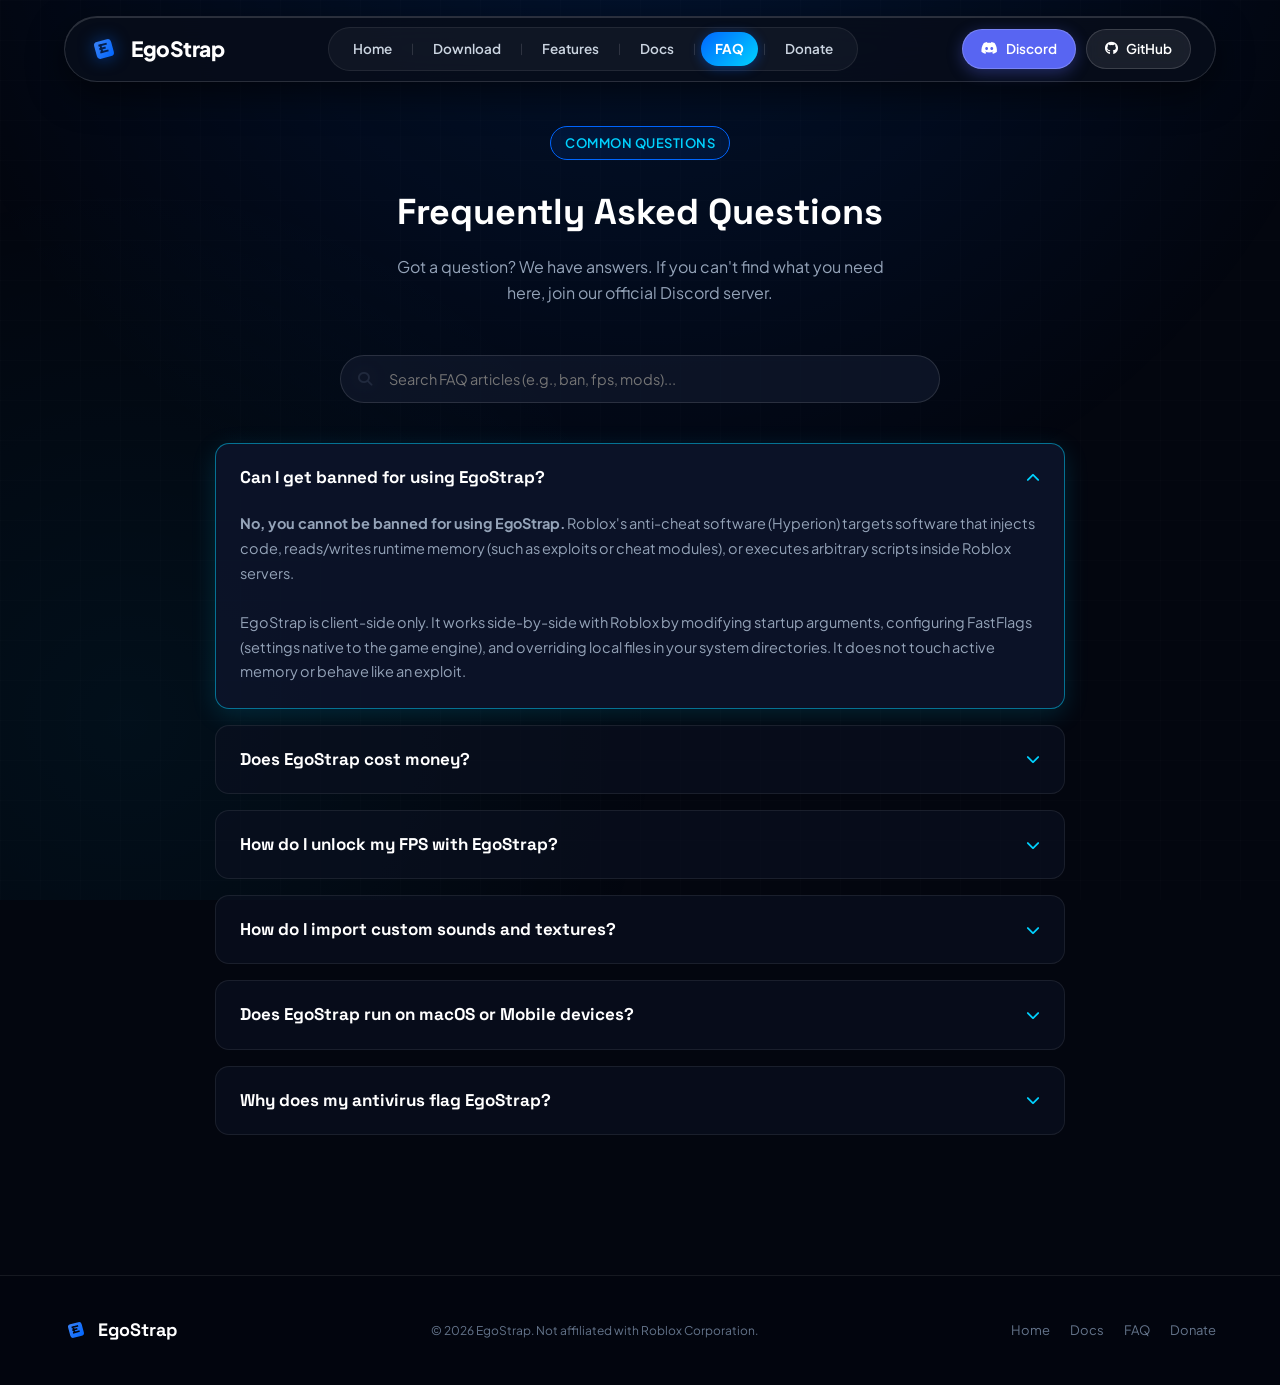
<file: faq.html>
<!DOCTYPE html>
<html lang="en">
<head>
  <meta charset="UTF-8">
  <meta name="viewport" content="width=device-width, initial-scale=1.0">
  <title>EgoStrap FAQ — Frequently Asked Questions</title>
  
  <link rel="preconnect" href="https://fonts.googleapis.com">
  <link rel="preconnect" href="https://fonts.gstatic.com" crossorigin>
  <link href="https://fonts.googleapis.com/css2?family=Inter:wght@400;500;600;700;800&family=Outfit:wght@600;700;800&display=swap" rel="stylesheet">
  
  <link rel="stylesheet" href="css/style.css">
  <link rel="stylesheet" href="https://cdnjs.cloudflare.com/ajax/libs/font-awesome/6.4.0/css/all.min.css">
</head>
<body>

  <!-- Navigation Bar -->
  <header class="container">
    <nav class="navbar">
      <a href="index.html" class="nav-brand">
        <img src="assets/logo.svg" alt="EgoStrap Logo" class="nav-logo">
        <span>EgoStrap</span>
      </a>

      <!-- Navigation Tabs with '|' Separators -->
      <div class="nav-links">
        <a href="index.html">Home</a>
        <span class="nav-separator">|</span>
        <a href="download.html">Download</a>
        <span class="nav-separator">|</span>
        <a href="features.html">Features</a>
        <span class="nav-separator">|</span>
        <a href="docs.html">Docs</a>
        <span class="nav-separator">|</span>
        <a href="faq.html">FAQ</a>
        <span class="nav-separator">|</span>
        <a href="donate.html">Donate</a>
      </div>

      <div class="nav-actions">
        <a href="https://discord.gg/6W2M8UztJG" target="_blank" class="btn btn-discord">
          <i class="fab fa-discord"></i> Discord
        </a>
        <a href="https://github.com/egostrap/egostrap.github.io" target="_blank" class="btn btn-github">
          <i class="fab fa-github"></i> GitHub
        </a>
      </div>

      <button class="menu-toggle">☰</button>
    </nav>
  </header>

  <!-- FAQ Main section -->
  <main class="container fade-in" style="padding: 60px 24px;">
    
    <div class="section-title-wrap">
      <div class="badge">Common Questions</div>
      <h1 class="section-title">Frequently Asked Questions</h1>
      <p class="section-desc">Got a question? We have answers. If you can't find what you need here, join our official Discord server.</p>
    </div>

    <!-- Search Input -->
    <div class="faq-search-wrap">
      <i class="fa fa-search faq-search-icon"></i>
      <input type="text" class="faq-search-input" placeholder="Search FAQ articles (e.g., ban, fps, mods)...">
    </div>

    <!-- FAQ Accordion container -->
    <div class="faq-container">
      
      <!-- FAQ Item 1 -->
      <div class="faq-item">
        <div class="faq-question">
          <h3>Can I get banned for using EgoStrap?</h3>
          <i class="fa fa-chevron-down faq-chevron"></i>
        </div>
        <div class="faq-answer">
          <p>
            <strong>No, you cannot be banned for using EgoStrap.</strong> Roblox's anti-cheat software (Hyperion) targets software that injects code, reads/writes runtime memory (such as exploits or cheat modules), or executes arbitrary scripts inside Roblox servers. 
          </p>
          <br>
          <p>
            EgoStrap is client-side only. It works side-by-side with Roblox by modifying startup arguments, configuring FastFlags (settings native to the game engine), and overriding local files in your system directories. It does not touch active memory or behave like an exploit.
          </p>
        </div>
      </div>

      <!-- FAQ Item 2 -->
      <div class="faq-item">
        <div class="faq-question">
          <h3>Does EgoStrap cost money?</h3>
          <i class="fa fa-chevron-down faq-chevron"></i>
        </div>
        <div class="faq-answer">
          <p>
            No, EgoStrap is entirely free and open-source. We do not lock features behind paywalls, run advertising scripts, or charge subscriptions. If you would like to support development servers and domain costs, you can make a small contribution on our <a href="donate.html" style="color: var(--accent-cyan); text-decoration: none;">Donate page</a>.
          </p>
        </div>
      </div>

      <!-- FAQ Item 3 -->
      <div class="faq-item">
        <div class="faq-question">
          <h3>How do I unlock my FPS with EgoStrap?</h3>
          <i class="fa fa-chevron-down faq-chevron"></i>
        </div>
        <div class="faq-answer">
          <p>
            Unlocking FPS is enabled by default when you install EgoStrap. You can adjust your framerate preferences inside the EgoStrap Config Dashboard by navigating to the <strong>FastFlags Studio</strong> tab, toggling the <strong>Framerate Unlocker</strong> setting, and setting your target value (e.g., 144, 240, or 9999 for unlimited).
          </p>
        </div>
      </div>

      <!-- FAQ Item 4 -->
      <div class="faq-item">
        <div class="faq-question">
          <h3>How do I import custom sounds and textures?</h3>
          <i class="fa fa-chevron-down faq-chevron"></i>
        </div>
        <div class="faq-answer">
          <p>
            It is simple! Open the EgoStrap Dashboard, navigate to the Customization tab, and click <strong>Open Mods Folder</strong>. Drop your audio wave files into the `sounds` directory, or override image panels in the `textures` folder. The bootstrapper handles mapping them to Roblox at startup automatically. See our <a href="docs.html#mods" style="color: var(--accent-cyan); text-decoration: none;">Mods Documentation</a> for details.
          </p>
        </div>
      </div>

      <!-- FAQ Item 5 -->
      <div class="faq-item">
        <div class="faq-question">
          <h3>Does EgoStrap run on macOS or Mobile devices?</h3>
          <i class="fa fa-chevron-down faq-chevron"></i>
        </div>
        <div class="faq-answer">
          <p>
            Currently, EgoStrap only supports Windows (Windows 10 and 11, 64-bit systems). macOS and mobile operating systems utilize different launcher file distribution standards that do not support custom bootstrapper handler redirection.
          </p>
        </div>
      </div>

      <!-- FAQ Item 6 -->
      <div class="faq-item">
        <div class="faq-question">
          <h3>Why does my antivirus flag EgoStrap?</h3>
          <i class="fa fa-chevron-down faq-chevron"></i>
        </div>
        <div class="faq-answer">
          <p>
            Because EgoStrap edits client registry parameters, creates folder hooks, and launches background threads to check for updates, some aggressive antivirus software (such as Windows Defender SmartScreen) may flag the installation. 
          </p>
          <br>
          <p>
            EgoStrap is fully open-source. You can inspect every line of code on our official GitHub repository to verify its safety. If flagged, you can safely select "Run Anyway" or add EgoStrap to your antivirus exemption list.
          </p>
        </div>
      </div>

    </div>

  </main>

  <!-- Footer -->
  <footer>
    <div class="container footer-content">
      <div class="footer-logo">
        <img src="assets/logo.svg" alt="EgoStrap Logo" style="width: 24px; height: 24px;">
        EgoStrap
      </div>
      <div class="footer-copy">
        &copy; 2026 EgoStrap. Not affiliated with Roblox Corporation.
      </div>
      <div class="footer-links">
        <a href="index.html">Home</a>
        <a href="docs.html">Docs</a>
        <a href="faq.html">FAQ</a>
        <a href="donate.html">Donate</a>
      </div>
    </div>
  </footer>

  <script src="js/main.js"></script>
  
  <!-- Accordion and Search script -->
  <script>
    document.addEventListener('DOMContentLoaded', () => {
      const faqItems = document.querySelectorAll('.faq-item');
      const searchInput = document.querySelector('.faq-search-input');

      // Set first item active by default
      if (faqItems.length > 0) {
        faqItems[0].classList.add('active');
      }
      faqItems.forEach(item => {
        const question = item.querySelector('.faq-question');
        question.addEventListener('click', () => {
          const isActive = item.classList.contains('active');
          
          // Collapse other active accordion tabs
          faqItems.forEach(i => i.classList.remove('active'));
          
          if (!isActive) {
            item.classList.add('active');
          }
        });
      });

      // Filter FAQ items dynamically
      if (searchInput) {
        searchInput.addEventListener('input', (e) => {
          const query = e.target.value.toLowerCase().trim();
          
          faqItems.forEach(item => {
            const questionText = item.querySelector('.faq-question h3').textContent.toLowerCase();
            const answerText = item.querySelector('.faq-answer').textContent.toLowerCase();
            
            if (questionText.includes(query) || answerText.includes(query)) {
              item.style.display = 'block';
            } else {
              item.style.display = 'none';
            }
          });
        });
      }
    });
  </script>
</body>
</html>
</file>
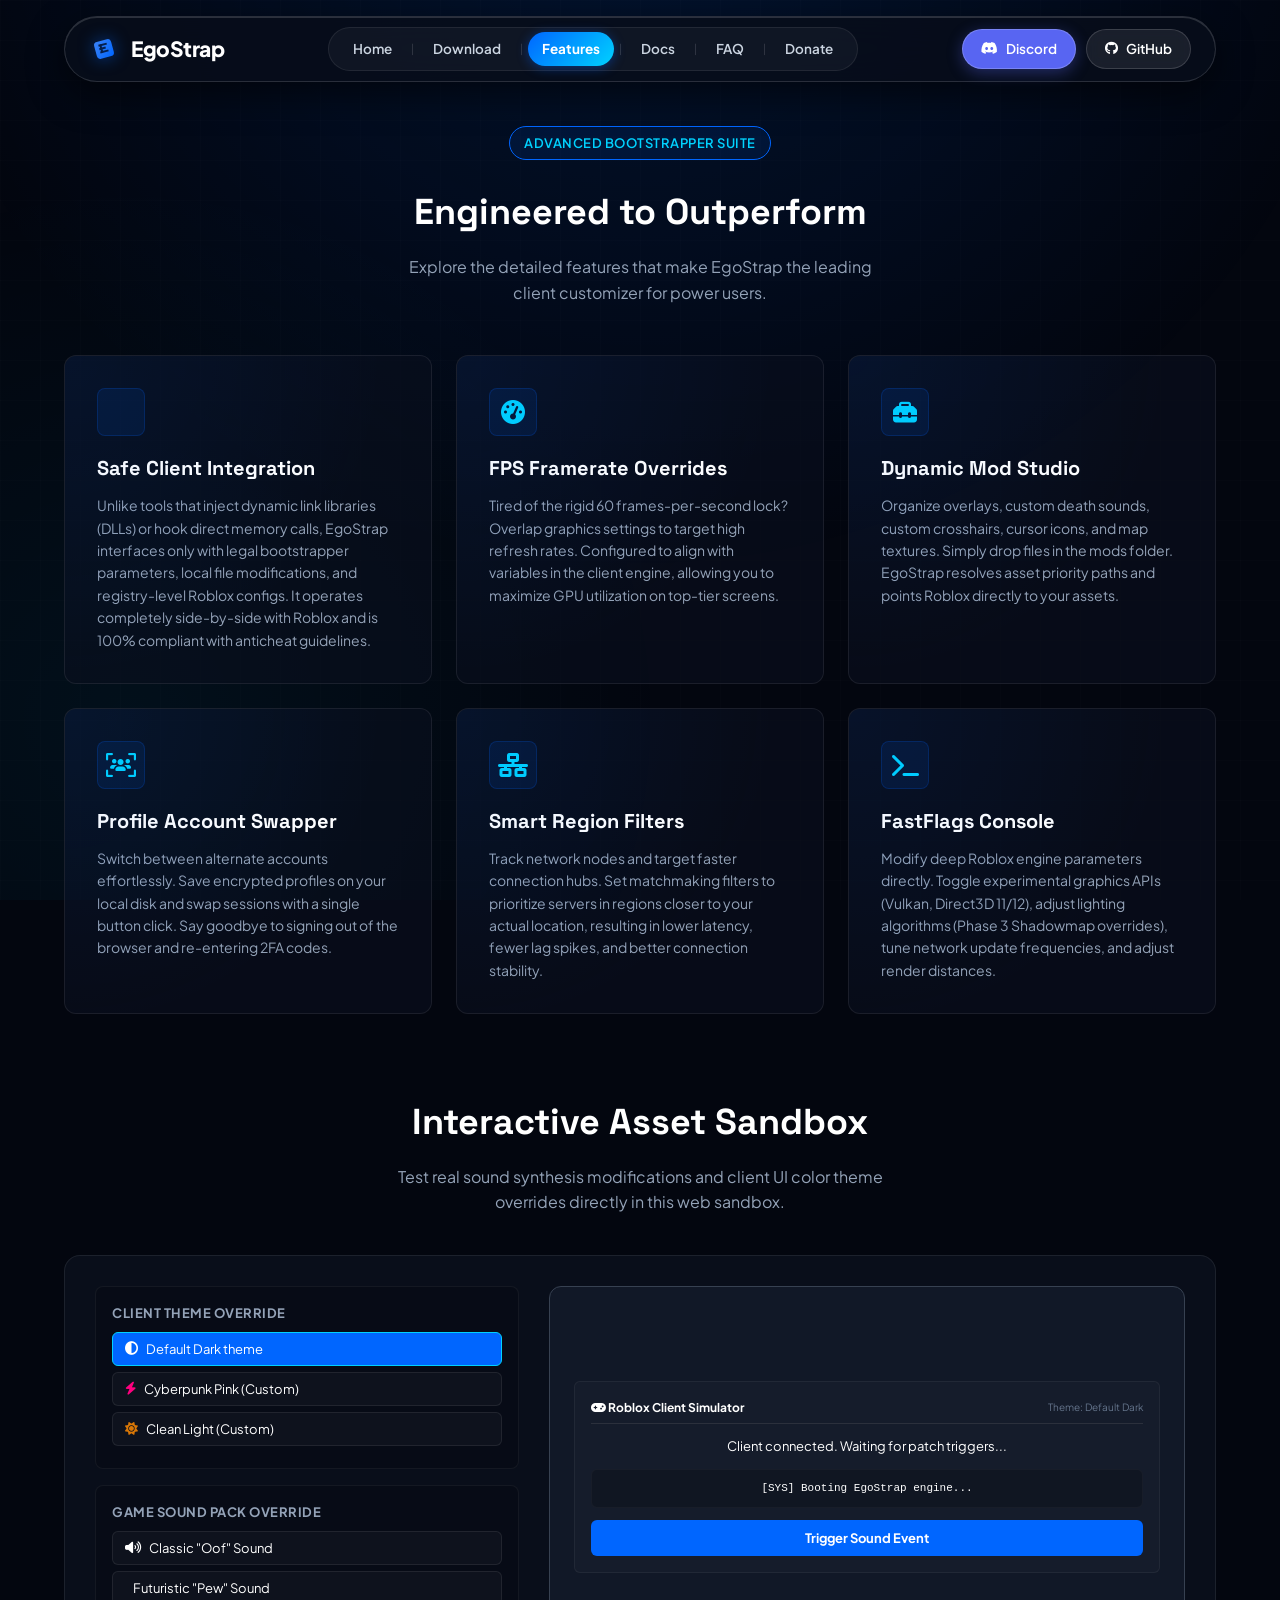
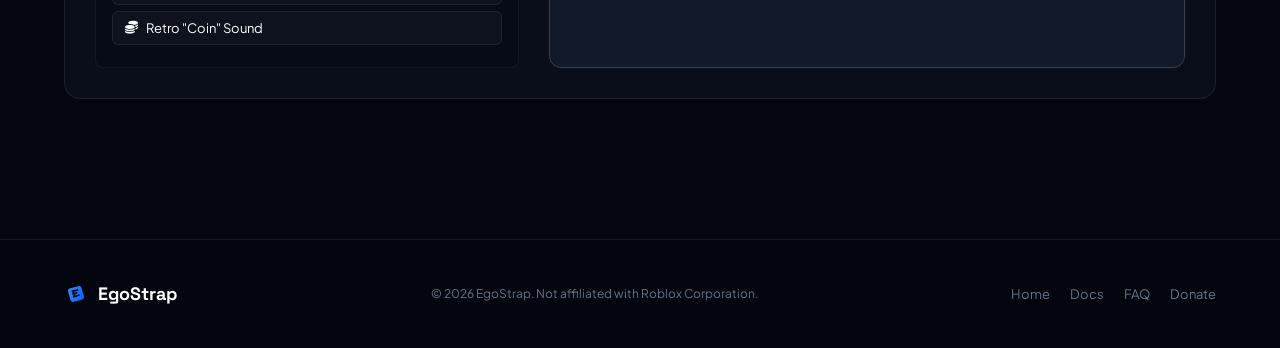
<file: features.html>
<!DOCTYPE html>
<html lang="en">
<head>
  <meta charset="UTF-8">
  <meta name="viewport" content="width=device-width, initial-scale=1.0">
  <title>EgoStrap Features — Roblox Client Tuning & Customization</title>
  
  <link rel="preconnect" href="https://fonts.googleapis.com">
  <link rel="preconnect" href="https://fonts.gstatic.com" crossorigin>
  <link href="https://fonts.googleapis.com/css2?family=Inter:wght@400;500;600;700;800&family=Outfit:wght@600;700;800&display=swap" rel="stylesheet">
  <link rel="stylesheet" href="css/style.css">
  <link rel="stylesheet" href="https://cdnjs.cloudflare.com/ajax/libs/font-awesome/6.4.0/css/all.min.css">
  <style>
    /* Unique styling for interactive Asset Previewer */
    .preview-box {
      background: var(--bg-panel-solid);
      border: 1px solid var(--border-subtle);
      border-radius: 16px;
      padding: 30px;
      margin-top: 40px;
      display: grid;
      grid-template-columns: 1fr 1.5fr;
      gap: 30px;
    }
    
    .preview-controls {
      display: flex;
      flex-direction: column;
      gap: 16px;
    }

    .preview-control-group {
      border: 1px solid rgba(255,255,255,0.05);
      background: rgba(0,0,0,0.15);
      padding: 16px;
      border-radius: 8px;
    }

    .preview-control-group h4 {
      font-size: 13px;
      margin-bottom: 8px;
      text-transform: uppercase;
      letter-spacing: 0.5px;
      color: var(--text-gray);
    }

    .preview-btn {
      width: 100%;
      background: rgba(255,255,255,0.03);
      border: 1px solid var(--border-subtle);
      color: var(--text-white);
      padding: 8px 12px;
      border-radius: 6px;
      cursor: pointer;
      text-align: left;
      font-size: 13px;
      transition: var(--transition-smooth);
      margin-bottom: 6px;
      display: flex;
      align-items: center;
      gap: 8px;
    }

    .preview-btn:hover {
      background: rgba(0, 102, 255, 0.1);
      border-color: var(--accent-blue);
    }

    .preview-btn.active {
      background: var(--accent-blue);
      border-color: var(--accent-cyan);
    }

    .preview-display {
      background: #0d1117;
      border: 1px solid rgba(255,255,255,0.08);
      border-radius: 12px;
      padding: 24px;
      display: flex;
      flex-direction: column;
      justify-content: center;
      align-items: center;
      text-align: center;
      position: relative;
      overflow: hidden;
      min-height: 250px;
      transition: var(--transition-smooth);
    }

    /* Client Simulator states */
    .preview-display.theme-cyber {
      background: #02000a;
      border-color: #ff007f;
      box-shadow: inset 0 0 20px rgba(255,0,127,0.15);
    }
    .preview-display.theme-white {
      background: #f8fafc;
      color: #0f172a;
      border-color: #cbd5e1;
    }
    .preview-display.theme-classic {
      background: #111827;
      border-color: #374151;
    }

    .client-ui-mockup {
      width: 100%;
      border-radius: 6px;
      padding: 16px;
      border: 1px solid rgba(255,255,255,0.05);
      background: rgba(255,255,255,0.02);
      transition: var(--transition-smooth);
    }

    .theme-white .client-ui-mockup {
      background: #ffffff;
      border-color: #cbd5e1;
      color: #0f172a;
    }

    .theme-cyber .client-ui-mockup {
      border-color: #ff007f;
      background: rgba(255,0,127,0.05);
    }

    .sound-ripple {
      position: absolute;
      width: 20px;
      height: 20px;
      background: rgba(0, 102, 255, 0.4);
      border-radius: 50%;
      animation: ripple 0.6s linear;
      pointer-events: none;
    }

    @keyframes ripple {
      to {
        width: 150px;
        height: 150px;
        opacity: 0;
        transform: scale(2.5);
      }
    }
  </style>
</head>
<body>

  <!-- Navigation Bar -->
  <header class="container">
    <nav class="navbar">
      <a href="index.html" class="nav-brand">
        <img src="assets/logo.svg" alt="EgoStrap Logo" class="nav-logo">
        <span>EgoStrap</span>
      </a>

      <!-- Navigation Tabs with '|' Separators -->
      <div class="nav-links">
        <a href="index.html">Home</a>
        <span class="nav-separator">|</span>
        <a href="download.html">Download</a>
        <span class="nav-separator">|</span>
        <a href="features.html">Features</a>
        <span class="nav-separator">|</span>
        <a href="docs.html">Docs</a>
        <span class="nav-separator">|</span>
        <a href="faq.html">FAQ</a>
        <span class="nav-separator">|</span>
        <a href="donate.html">Donate</a>
      </div>

      <div class="nav-actions">
        <a href="https://discord.gg/6W2M8UztJG" target="_blank" class="btn btn-discord">
          <i class="fab fa-discord"></i> Discord
        </a>
        <a href="https://github.com/egostrap/egostrap.github.io" target="_blank" class="btn btn-github">
          <i class="fab fa-github"></i> GitHub
        </a>
      </div>

      <button class="menu-toggle">☰</button>
    </nav>
  </header>

  <!-- Features Main Section -->
  <main class="container fade-in" style="padding: 60px 24px;">
    
    <div class="section-title-wrap">
      <div class="badge">Advanced Bootstrapper Suite</div>
      <h1 class="section-title">Engineered to Outperform</h1>
      <p class="section-desc">Explore the detailed features that make EgoStrap the leading client customizer for power users.</p>
    </div>

    <!-- Features list grid -->
    <div class="features-grid" style="margin-bottom: 60px;">
      
      <!-- Safe client integration -->
      <div class="feature-card">
        <div class="feature-icon"><i class="fa fa-shield-check"></i></div>
        <h3>Safe Client Integration</h3>
        <p>
          Unlike tools that inject dynamic link libraries (DLLs) or hook direct memory calls, EgoStrap interfaces only with legal bootstrapper parameters, local file modifications, and registry-level Roblox configs. It operates completely side-by-side with Roblox and is 100% compliant with anticheat guidelines.
        </p>
      </div>

      <!-- FPS Unlocker -->
      <div class="feature-card">
        <div class="feature-icon"><i class="fa fa-gauge-high"></i></div>
        <h3>FPS Framerate Overrides</h3>
        <p>
          Tired of the rigid 60 frames-per-second lock? Overlap graphics settings to target high refresh rates. Configured to align with variables in the client engine, allowing you to maximize GPU utilization on top-tier screens.
        </p>
      </div>

      <!-- Mod pack manager -->
      <div class="feature-card">
        <div class="feature-icon"><i class="fa fa-toolbox"></i></div>
        <h3>Dynamic Mod Studio</h3>
        <p>
          Organize overlays, custom death sounds, custom crosshairs, cursor icons, and map textures. Simply drop files in the mods folder. EgoStrap resolves asset priority paths and points Roblox directly to your assets.
        </p>
      </div>

      <!-- Account profiles -->
      <div class="feature-card">
        <div class="feature-icon"><i class="fa fa-users-viewfinder"></i></div>
        <h3>Profile Account Swapper</h3>
        <p>
          Switch between alternate accounts effortlessly. Save encrypted profiles on your local disk and swap sessions with a single button click. Say goodbye to signing out of the browser and re-entering 2FA codes.
        </p>
      </div>

      <!-- Latency region selector -->
      <div class="feature-card">
        <div class="feature-icon"><i class="fa fa-network-wired"></i></div>
        <h3>Smart Region Filters</h3>
        <p>
          Track network nodes and target faster connection hubs. Set matchmaking filters to prioritize servers in regions closer to your actual location, resulting in lower latency, fewer lag spikes, and better connection stability.
        </p>
      </div>

      <!-- FastFlags engine -->
      <div class="feature-card">
        <div class="feature-icon"><i class="fa fa-terminal"></i></div>
        <h3>FastFlags Console</h3>
        <p>
          Modify deep Roblox engine parameters directly. Toggle experimental graphics APIs (Vulkan, Direct3D 11/12), adjust lighting algorithms (Phase 3 Shadowmap overrides), tune network update frequencies, and adjust render distances.
        </p>
      </div>

    </div>

    <!-- Interactive Section: Asset Previewer Simulator -->
    <div class="section-title-wrap" style="margin-top: 80px; margin-bottom: 20px;">
      <h2 class="section-title">Interactive Asset Sandbox</h2>
      <p class="section-desc">Test real sound synthesis modifications and client UI color theme overrides directly in this web sandbox.</p>
    </div>

    <!-- Sandbox Container -->
    <div class="preview-box">
      <div class="preview-controls">
        
        <!-- UI Theme Override Control Group -->
        <div class="preview-control-group">
          <h4>Client Theme Override</h4>
          <button class="preview-btn active" data-action="theme" data-value="classic">
            <i class="fa fa-circle-half-stroke"></i> Default Dark theme
          </button>
          <button class="preview-btn" data-action="theme" data-value="cyber">
            <i class="fa fa-bolt" style="color: #ff007f;"></i> Cyberpunk Pink (Custom)
          </button>
          <button class="preview-btn" data-action="theme" data-value="white">
            <i class="fa fa-sun" style="color: #d97706;"></i> Clean Light (Custom)
          </button>
        </div>

        <!-- Audio Override Control Group -->
        <div class="preview-control-group">
          <h4>Game Sound Pack Override</h4>
          <button class="preview-btn" data-action="sound" data-value="oof">
            <i class="fa fa-volume-high"></i> Classic "Oof" Sound
          </button>
          <button class="preview-btn" data-action="sound" data-value="pew">
            <i class="fa fa-laser-blast"></i> Futuristic "Pew" Sound
          </button>
          <button class="preview-btn" data-action="sound" data-value="coin">
            <i class="fa fa-coins"></i> Retro "Coin" Sound
          </button>
        </div>

      </div>

      <!-- Simulation Display Area -->
      <div class="preview-display theme-classic" id="sandbox-display">
        <div class="client-ui-mockup">
          <div style="display: flex; justify-content: space-between; align-items: center; margin-bottom: 12px; border-bottom: 1px solid rgba(128,128,128,0.2); padding-bottom: 6px;">
            <span style="font-weight: 700; font-size: 12px;"><i class="fa fa-gamepad"></i> Roblox Client Simulator</span>
            <span style="font-size: 10px; color: var(--text-dim);" id="sandbox-theme-tag">Theme: Default Dark</span>
          </div>
          <p style="font-size: 13px; margin: 12px 0;" id="sandbox-status-text">Client connected. Waiting for patch triggers...</p>
          <div style="background: rgba(0,0,0,0.2); padding: 10px; border-radius: 6px; font-family: monospace; font-size: 11px; margin-bottom: 12px; border: 1px solid rgba(255,255,255,0.03);" id="sandbox-log">
            [SYS] Booting EgoStrap engine...
          </div>
          <button class="btn-launch" id="btn-sound-play" style="width: 100%; border-radius: 6px; padding: 10px;">Trigger Sound Event</button>
        </div>
      </div>
    </div>

  </main>

  <!-- Footer -->
  <footer>
    <div class="container footer-content">
      <div class="footer-logo">
        <img src="assets/logo.svg" alt="EgoStrap Logo" style="width: 24px; height: 24px;">
        EgoStrap
      </div>
      <div class="footer-copy">
        &copy; 2026 EgoStrap. Not affiliated with Roblox Corporation.
      </div>
      <div class="footer-links">
        <a href="index.html">Home</a>
        <a href="docs.html">Docs</a>
        <a href="faq.html">FAQ</a>
        <a href="donate.html">Donate</a>
      </div>
    </div>
  </footer>

  <script src="js/main.js"></script>
  
  <!-- Interactive Asset Previewer Script -->
  <script>
    document.addEventListener('DOMContentLoaded', () => {
      const display = document.getElementById('sandbox-display');
      const themeTag = document.getElementById('sandbox-theme-tag');
      const statusText = document.getElementById('sandbox-status-text');
      const logBox = document.getElementById('sandbox-log');
      const playBtn = document.getElementById('btn-sound-play');
      
      let activeSound = 'oof';
      
      // Web Audio API Synth to avoid downloading external files
      const audioCtx = new (window.AudioContext || window.webkitAudioContext)();
      
      function playSynthSound(type) {
        if (audioCtx.state === 'suspended') {
          audioCtx.resume();
        }
        
        const osc = audioCtx.createOscillator();
        const gain = audioCtx.createGain();
        
        osc.connect(gain);
        gain.connect(audioCtx.destination);
        
        const now = audioCtx.currentTime;
        
        if (type === 'oof') {
          // Classic Roblox "Oof" pitch modulation
          osc.type = 'sine';
          osc.frequency.setValueAtTime(130, now);
          osc.frequency.exponentialRampToValueAtTime(320, now + 0.15);
          
          gain.gain.setValueAtTime(0.5, now);
          gain.gain.exponentialRampToValueAtTime(0.01, now + 0.2);
          
          osc.start(now);
          osc.stop(now + 0.2);
        } else if (type === 'pew') {
          // Retro laser pew sound
          osc.type = 'sawtooth';
          osc.frequency.setValueAtTime(800, now);
          osc.frequency.exponentialRampToValueAtTime(80, now + 0.3);
          
          gain.gain.setValueAtTime(0.3, now);
          gain.gain.exponentialRampToValueAtTime(0.01, now + 0.3);
          
          osc.start(now);
          osc.stop(now + 0.3);
        } else if (type === 'coin') {
          // Mario coin sound (two quick high notes)
          osc.type = 'triangle';
          osc.frequency.setValueAtTime(987.77, now); // B5
          osc.frequency.setValueAtTime(1318.51, now + 0.08); // E6
          
          gain.gain.setValueAtTime(0.3, now);
          gain.gain.setValueAtTime(0.3, now + 0.08);
          gain.gain.exponentialRampToValueAtTime(0.01, now + 0.3);
          
          osc.start(now);
          osc.stop(now + 0.3);
        }
      }

      // Handler for Themes
      document.querySelectorAll('[data-action="theme"]').forEach(btn => {
        btn.addEventListener('click', () => {
          // Deactivate other theme buttons
          document.querySelectorAll('[data-action="theme"]').forEach(b => b.classList.remove('active'));
          btn.classList.add('active');
          
          const theme = btn.getAttribute('data-value');
          display.className = 'preview-display'; // Reset
          display.classList.add(`theme-${theme}`);
          
          if (theme === 'classic') {
            themeTag.innerText = 'Theme: Default Dark';
            statusText.innerText = 'Dark themes loaded successfully.';
            logBox.innerText = '[SYS] Applied Registry dark theme values.';
            display.style.color = '#ffffff';
          } else if (theme === 'cyber') {
            themeTag.innerText = 'Theme: Cyberpunk Pink';
            statusText.innerText = 'Futuristic Cyberpunk UI initialized.';
            logBox.innerText = '[SYS] Loaded assets/custom_themes/cyberpink.json';
            display.style.color = '#ff007f';
          } else if (theme === 'white') {
            themeTag.innerText = 'Theme: Clean Light';
            statusText.innerText = 'Light mode override active.';
            logBox.innerText = '[SYS] Warning: Blinding light mode active.';
            display.style.color = '#0f172a';
          }
        });
      });

      // Handler for Sound Select
      document.querySelectorAll('[data-action="sound"]').forEach(btn => {
        btn.addEventListener('click', () => {
          document.querySelectorAll('[data-action="sound"]').forEach(b => b.classList.remove('active'));
          btn.classList.add('active');
          
          activeSound = btn.getAttribute('data-value');
          statusText.innerText = `Selected Sound Pack: ${activeSound.toUpperCase()}`;
          logBox.innerText = `[SYS] Audio descriptor pointed to assets/sounds/${activeSound}.wav`;
          
          playSynthSound(activeSound);
        });
      });

      // Play Sound Action Trigger
      playBtn.addEventListener('click', (e) => {
        playSynthSound(activeSound);
        
        // Show visual ripple
        const ripple = document.createElement('div');
        ripple.classList.add('sound-ripple');
        display.appendChild(ripple);
        
        const rect = display.getBoundingClientRect();
        const x = e.clientX - rect.left;
        const y = e.clientY - rect.top;
        
        ripple.style.left = `${x - 10}px`;
        ripple.style.top = `${y - 10}px`;
        
        setTimeout(() => {
          ripple.remove();
        }, 600);
      });
      
    });
  </script>
</body>
</html>
</file>
<file: css/style.css>
/* 
 * EgoStrap Stylesheet
 * Hand-coded, premium styling system using modern CSS properties.
 * Focuses on deep dark aesthetics, electric blue accents, and smooth transitions.
 */

@import url('https://fonts.googleapis.com/css2?family=Plus+Jakarta+Sans:wght@400;500;600;700;800&family=Space+Grotesk:wght@500;700&display=swap');

:root {
  /* Color Palette */
  --bg-dark: #03060f;
  --bg-panel: rgba(10, 15, 30, 0.6);
  --bg-panel-solid: #090e1a;
  --accent-blue: #0066ff;
  --accent-blue-rgb: 0, 102, 255;
  --accent-cyan: #00d2ff;
  --text-white: #ffffff;
  --text-gray: #94a3b8;
  --text-dim: #64748b;
  --border-subtle: rgba(255, 255, 255, 0.08);
  --border-active: rgba(0, 102, 255, 0.4);
  
  /* Fonts */
  --font-body: 'Plus Jakarta Sans', sans-serif;
  --font-title: 'Space Grotesk', sans-serif;
  
  /* Transitions */
  --transition-smooth: all 0.3s cubic-bezier(0.16, 1, 0.3, 1);
}

/* Global Reset & Base */
* {
  box-sizing: border-box;
  margin: 0;
  padding: 0;
  font-family: var(--font-body);
}

html {
  scroll-behavior: smooth;
}

body {
  background-color: var(--bg-dark);
  color: var(--text-white);
  min-height: 100vh;
  overflow-x: hidden;
  position: relative;
  line-height: 1.6;
}

/* Radial Grid background */
body::before {
  content: "";
  position: fixed;
  top: 0;
  left: 0;
  right: 0;
  bottom: 0;
  background-image: 
    radial-gradient(circle at 50% -20%, rgba(0, 102, 255, 0.15) 0%, transparent 60%),
    radial-gradient(circle at 10% 80%, rgba(0, 210, 255, 0.05) 0%, transparent 40%);
  z-index: -2;
  pointer-events: none;
}

/* Cyber grid overlay */
body::after {
  content: "";
  position: fixed;
  top: 0;
  left: 0;
  right: 0;
  bottom: 0;
  background-size: 40px 40px;
  background-image: 
    linear-gradient(to right, rgba(255, 255, 255, 0.01) 1px, transparent 1px),
    linear-gradient(to bottom, rgba(255, 255, 255, 0.01) 1px, transparent 1px);
  z-index: -1;
  pointer-events: none;
}

/* Layout Utilities */
.container {
  max-width: 1200px;
  margin: 0 auto;
  padding: 0 24px;
}

header {
  position: sticky;
  top: 16px;
  z-index: 100;
}

/* Floating Rounded Navigation Dock Bar */
.navbar {
  display: flex;
  justify-content: space-between;
  align-items: center;
  padding: 10px 24px;
  background: rgba(8, 13, 26, 0.85);
  backdrop-filter: blur(20px);
  -webkit-backdrop-filter: blur(20px);
  border: 1px solid rgba(255, 255, 255, 0.14);
  border-radius: 9999px;
  box-shadow: 0 12px 35px rgba(0, 0, 0, 0.55), inset 0 1px 0 rgba(255, 255, 255, 0.15);
  transition: var(--transition-smooth);
}

.nav-brand {
  display: flex;
  align-items: center;
  gap: 12px;
  text-decoration: none;
  color: var(--text-white);
  font-family: var(--font-title);
  font-size: 21px;
  font-weight: 800;
  letter-spacing: -0.5px;
}

.nav-logo {
  width: 30px;
  height: 30px;
  object-fit: contain;
  filter: drop-shadow(0 0 8px rgba(0, 102, 255, 0.6));
}

.nav-links {
  display: flex;
  align-items: center;
  gap: 4px;
  background: rgba(255, 255, 255, 0.04);
  padding: 4px 10px;
  border-radius: 9999px;
  border: 1px solid rgba(255, 255, 255, 0.08);
}

.nav-links a {
  color: #cbd5e1;
  text-decoration: none;
  font-size: 13.5px;
  font-weight: 600;
  transition: var(--transition-smooth);
  padding: 6px 14px;
  border-radius: 20px;
}

.nav-links a:hover {
  color: #ffffff;
  background: rgba(255, 255, 255, 0.08);
}

.nav-links a.active {
  background: linear-gradient(135deg, #0066ff 0%, #00d2ff 100%);
  color: #ffffff;
  font-weight: 700;
  box-shadow: 0 2px 12px rgba(0, 102, 255, 0.4);
  text-shadow: none;
}

.nav-separator {
  color: rgba(255, 255, 255, 0.18);
  font-size: 11px;
  font-weight: 300;
  user-select: none;
  margin: 0 1px;
}

.nav-actions {
  display: flex;
  align-items: center;
  gap: 10px;
}

/* Buttons */
.btn {
  display: inline-flex;
  align-items: center;
  justify-content: center;
  gap: 8px;
  padding: 10px 20px;
  border-radius: 8px;
  font-size: 14px;
  font-weight: 600;
  text-decoration: none;
  cursor: pointer;
  transition: var(--transition-smooth);
}

.btn-primary {
  background: var(--accent-blue);
  color: var(--text-white);
  border: 1px solid rgba(255, 255, 255, 0.1);
  box-shadow: 0 4px 20px rgba(0, 102, 255, 0.3);
}

.btn-primary:hover {
  background: #005ce6;
  box-shadow: 0 4px 25px rgba(0, 102, 255, 0.5);
  transform: translateY(-1px);
}

.btn-secondary {
  background: rgba(255, 255, 255, 0.05);
  color: var(--text-white);
  border: 1px solid var(--border-subtle);
}

.btn-secondary:hover {
  background: rgba(255, 255, 255, 0.1);
  border-color: var(--text-gray);
}

.btn-discord {
  background: #5865F2;
  color: var(--text-white);
  border: 1px solid rgba(255, 255, 255, 0.2);
  box-shadow: 0 4px 15px rgba(88, 101, 242, 0.35);
  padding: 8px 18px;
  font-size: 13.5px;
  border-radius: 9999px;
}

.btn-discord:hover {
  background: #4752c4;
  box-shadow: 0 6px 20px rgba(88, 101, 242, 0.5);
  transform: translateY(-1px);
}

.btn-github {
  background: rgba(255, 255, 255, 0.08);
  color: var(--text-white);
  border: 1px solid rgba(255, 255, 255, 0.15);
  padding: 8px 18px;
  font-size: 13.5px;
  border-radius: 9999px;
  backdrop-filter: blur(8px);
}

.btn-github:hover {
  background: rgba(255, 255, 255, 0.15);
  border-color: rgba(255, 255, 255, 0.3);
  transform: translateY(-1px);
}

/* Mobile Menu Button */
.menu-toggle {
  display: none;
  background: none;
  border: none;
  color: var(--text-white);
  font-size: 24px;
  cursor: pointer;
}

/* Hero Section */
.hero {
  padding: 80px 0 60px 0;
  text-align: center;
  position: relative;
}

.badge {
  display: inline-flex;
  align-items: center;
  gap: 8px;
  background: rgba(0, 102, 255, 0.1);
  border: 1px solid var(--accent-blue);
  color: var(--accent-cyan);
  padding: 6px 14px;
  border-radius: 20px;
  font-size: 13px;
  font-weight: 600;
  margin-bottom: 24px;
  text-transform: uppercase;
  letter-spacing: 0.5px;
}

.badge-dot {
  width: 6px;
  height: 6px;
  background: var(--accent-cyan);
  border-radius: 50%;
  animation: pulse 1.5s infinite;
}

.hero-title {
  font-family: var(--font-title);
  font-size: 64px;
  font-weight: 700;
  line-height: 1.1;
  letter-spacing: -1px;
  margin-bottom: 20px;
}

.hero-title span {
  background: linear-gradient(135deg, var(--text-white) 30%, var(--accent-cyan) 100%);
  -webkit-background-clip: text;
  -webkit-text-fill-color: transparent;
}

.hero-subtitle {
  font-size: 18px;
  color: var(--text-gray);
  max-width: 600px;
  margin: 0 auto 36px auto;
}

.hero-ctas {
  display: flex;
  justify-content: center;
  gap: 16px;
  margin-bottom: 48px;
}

/* Main Mockup Section */
.mockup-container {
  background: var(--bg-panel);
  border: 1px solid var(--border-subtle);
  border-radius: 16px;
  padding: 8px;
  max-width: 900px;
  margin: 0 auto;
  box-shadow: 0 30px 60px rgba(0,0,0,0.4), 0 0 100px rgba(0, 102, 255, 0.1);
  backdrop-filter: blur(10px);
}

/* Launcher UI Mockup Container */
.mockup-container {
  max-width: 900px;
  margin: 50px auto 0 auto;
  position: relative;
}

.launcher-mockup {
  background: rgba(8, 13, 26, 0.95);
  border-radius: 16px;
  overflow: hidden;
  border: 1px solid rgba(255, 255, 255, 0.14);
  box-shadow: 0 25px 60px rgba(0, 0, 0, 0.7), 0 0 40px rgba(0, 102, 255, 0.15);
  backdrop-filter: blur(20px);
  -webkit-backdrop-filter: blur(20px);
}

.launcher-header {
  display: flex;
  justify-content: space-between;
  align-items: center;
  padding: 12px 18px;
  background: rgba(255, 255, 255, 0.02);
  border-bottom: 1px solid var(--border-subtle);
}

.mockup-title {
  font-size: 13px;
  color: var(--text-gray);
  font-weight: 600;
  display: flex;
  align-items: center;
  gap: 8px;
}

.mockup-dots {
  display: flex;
  gap: 6px;
}

.dot {
  width: 10px;
  height: 10px;
  border-radius: 50%;
}

.dot-red { background: #ff5f56; }
.dot-yellow { background: #ffbd2e; }
.dot-green { background: #27c93f; }

.launcher-body {
  display: grid;
  grid-template-columns: 200px 1fr;
  height: 400px;
}

.launcher-sidebar {
  background: rgba(0, 0, 0, 0.2);
  border-right: 1px solid var(--border-subtle);
  padding: 20px;
  display: flex;
  flex-direction: column;
  gap: 8px;
}

.sidebar-item {
  padding: 8px 12px;
  border-radius: 6px;
  color: var(--text-gray);
  font-size: 13px;
  font-weight: 500;
  cursor: pointer;
  transition: var(--transition-smooth);
  display: flex;
  align-items: center;
  gap: 8px;
}

.sidebar-item:hover,
.sidebar-item.active {
  background: rgba(0, 102, 255, 0.1);
  color: var(--text-white);
  border-left: 3px solid var(--accent-blue);
}

.launcher-content {
  padding: 24px;
  display: flex;
  flex-direction: column;
  justify-content: space-between;
}

.launcher-view {
  display: none;
}

.launcher-view.active {
  display: block;
}

.view-title {
  font-family: var(--font-title);
  font-size: 20px;
  margin-bottom: 12px;
  color: var(--text-white);
}

.setting-row {
  display: flex;
  justify-content: space-between;
  align-items: center;
  padding: 12px 0;
  border-bottom: 1px solid rgba(255, 255, 255, 0.03);
}

.setting-info h4 {
  font-size: 13px;
  font-weight: 600;
  margin-bottom: 2px;
}

.setting-info p {
  font-size: 11px;
  color: var(--text-gray);
}

/* Modern Switches & Selects for Mockup */
.toggle-switch {
  position: relative;
  width: 36px;
  height: 20px;
}

.toggle-switch input {
  opacity: 0;
  width: 0;
  height: 0;
}

.slider {
  position: absolute;
  cursor: pointer;
  top: 0; left: 0; right: 0; bottom: 0;
  background-color: #1e293b;
  transition: .2s;
  border-radius: 34px;
}

.slider:before {
  position: absolute;
  content: "";
  height: 14px;
  width: 14px;
  left: 3px;
  bottom: 3px;
  background-color: white;
  transition: .2s;
  border-radius: 50%;
}

input:checked + .slider {
  background-color: var(--accent-blue);
}

input:checked + .slider:before {
  transform: translateX(16px);
}

.mockup-select {
  background: #1e293b;
  border: 1px solid var(--border-subtle);
  color: var(--text-white);
  padding: 4px 8px;
  border-radius: 6px;
  font-size: 12px;
  outline: none;
}

.launcher-footer {
  display: flex;
  justify-content: space-between;
  align-items: center;
  border-top: 1px solid rgba(255, 255, 255, 0.05);
  padding-top: 16px;
}

.launch-status {
  font-size: 12px;
  color: var(--accent-cyan);
  display: flex;
  align-items: center;
  gap: 6px;
}

.btn-launch {
  background: var(--accent-blue);
  color: var(--text-white);
  border: none;
  padding: 8px 24px;
  border-radius: 6px;
  font-size: 13px;
  font-weight: 700;
  cursor: pointer;
}

.btn-launch:hover {
  background: #0052cc;
}

/* Feature Grid section */
.section-title-wrap {
  text-align: center;
  margin-bottom: 50px;
}

.section-title {
  font-family: var(--font-title);
  font-size: 36px;
  font-weight: 700;
  margin-bottom: 12px;
}

.section-desc {
  color: var(--text-gray);
  max-width: 500px;
  margin: 0 auto;
}

.features-grid {
  display: grid;
  grid-template-columns: repeat(auto-fit, minmax(320px, 1fr));
  gap: 24px;
  margin-bottom: 80px;
}

.feature-card {
  background: var(--bg-panel);
  border: 1px solid var(--border-subtle);
  border-radius: 12px;
  padding: 32px;
  transition: var(--transition-smooth);
  position: relative;
  overflow: hidden;
}

.feature-card::before {
  content: "";
  position: absolute;
  top: 0; left: 0; width: 100%; height: 100%;
  background: radial-gradient(800px circle at var(--x, 0px) var(--y, 0px), rgba(0, 102, 255, 0.08), transparent 40%);
  pointer-events: none;
}

.feature-card:hover {
  border-color: var(--accent-blue);
  transform: translateY(-4px);
  box-shadow: 0 12px 30px rgba(0, 102, 255, 0.1);
}

.feature-icon {
  font-size: 24px;
  margin-bottom: 16px;
  background: rgba(0, 102, 255, 0.1);
  width: 48px;
  height: 48px;
  display: inline-flex;
  align-items: center;
  justify-content: center;
  border-radius: 8px;
  color: var(--accent-cyan);
  border: 1px solid rgba(0, 102, 255, 0.2);
}

.feature-card h3 {
  font-family: var(--font-title);
  font-size: 20px;
  margin-bottom: 10px;
}

.feature-card p {
  color: var(--text-gray);
  font-size: 14px;
  line-height: 1.6;
}

/* Discord Widget Community Panel */
.stats-banner {
  background: linear-gradient(135deg, rgba(10, 15, 30, 0.9) 0%, rgba(5, 8, 18, 0.95) 100%);
  border: 1px solid var(--border-subtle);
  border-radius: 16px;
  padding: 40px;
  margin: 60px auto 80px auto;
  max-width: 900px;
  display: block;
}

.stats-left h2 {
  font-family: var(--font-title);
  font-size: 32px;
  margin-bottom: 12px;
}

.stats-left p {
  color: var(--text-gray);
  margin-bottom: 24px;
}

.discord-widget-box {
  background: rgba(0,0,0,0.25);
  border: 1px solid rgba(255, 255, 255, 0.05);
  border-radius: 12px;
  padding: 24px;
  display: flex;
  align-items: center;
  justify-content: space-between;
}

.discord-details {
  display: flex;
  align-items: center;
  gap: 16px;
}

.discord-icon-large {
  font-size: 36px;
  color: #5865f2;
}

.discord-status-info h4 {
  font-size: 16px;
  font-weight: 700;
}

.discord-counts {
  display: flex;
  gap: 12px;
  font-size: 12px;
  color: var(--text-gray);
  margin-top: 4px;
}

.status-online {
  display: flex;
  align-items: center;
  gap: 4px;
}

.status-online::before {
  content: "";
  width: 8px;
  height: 8px;
  background: #23a55a;
  border-radius: 50%;
}

.stats-grid {
  display: grid;
  grid-template-columns: 1fr 1fr;
  gap: 20px;
}

.stat-item {
  background: rgba(255, 255, 255, 0.02);
  border: 1px solid var(--border-subtle);
  padding: 20px;
  border-radius: 12px;
  text-align: center;
}

.stat-num {
  font-family: var(--font-title);
  font-size: 28px;
  font-weight: 700;
  color: var(--accent-cyan);
}

.stat-label {
  font-size: 12px;
  color: var(--text-gray);
  text-transform: uppercase;
  margin-top: 4px;
  letter-spacing: 0.5px;
}

/* Footer */
footer {
  border-top: 1px solid var(--border-subtle);
  padding: 40px 0;
  margin-top: 80px;
  background: rgba(3, 6, 15, 0.9);
}

.footer-content {
  display: flex;
  justify-content: space-between;
  align-items: center;
}

.footer-logo {
  display: flex;
  align-items: center;
  gap: 10px;
  font-family: var(--font-title);
  font-size: 18px;
  font-weight: 700;
}

.footer-copy {
  font-size: 12px;
  color: var(--text-dim);
}

.footer-links {
  display: flex;
  gap: 20px;
}

.footer-links a {
  color: var(--text-dim);
  text-decoration: none;
  font-size: 13px;
  transition: var(--transition-smooth);
}

.footer-links a:hover {
  color: var(--text-white);
}

/* --- DOWNLOAD PAGE --- */
.dl-layout {
  padding: 60px 0;
  display: grid;
  grid-template-columns: 1.5fr 1fr;
  gap: 40px;
}

.dl-card {
  background: var(--bg-panel-solid);
  border: 1px solid var(--border-subtle);
  padding: 40px;
  border-radius: 16px;
  box-shadow: 0 10px 40px rgba(0,0,0,0.3);
}

.dl-header-wrap {
  display: flex;
  align-items: center;
  gap: 24px;
  margin-bottom: 30px;
}

.dl-title-group h1 {
  font-family: var(--font-title);
  font-size: 32px;
  margin-bottom: 4px;
}

.dl-meta {
  font-size: 12px;
  color: var(--text-gray);
  display: flex;
  gap: 16px;
}

.dl-actions-grid {
  display: flex;
  flex-direction: column;
  gap: 16px;
  margin-bottom: 30px;
}

.dl-row {
  display: flex;
  justify-content: space-between;
  align-items: center;
  background: rgba(255,255,255,0.02);
  border: 1px solid var(--border-subtle);
  padding: 20px;
  border-radius: 10px;
  transition: var(--transition-smooth);
}

.dl-row:hover {
  border-color: rgba(0, 102, 255, 0.3);
  background: rgba(0, 102, 255, 0.02);
}

.dl-btn-group {
  display: flex;
  gap: 12px;
}

.dl-guide h2 {
  font-family: var(--font-title);
  font-size: 20px;
  margin-bottom: 16px;
  border-bottom: 1px solid var(--border-subtle);
  padding-bottom: 8px;
}

.dl-steps {
  list-style: none;
}

.dl-steps li {
  position: relative;
  padding-left: 36px;
  margin-bottom: 16px;
  font-size: 14px;
  color: var(--text-gray);
}

.dl-steps li::before {
  content: counter(step-counter);
  counter-increment: step-counter;
  position: absolute;
  left: 0; top: 0;
  width: 24px; height: 24px;
  background: var(--accent-blue);
  color: white;
  border-radius: 50%;
  display: flex;
  align-items: center;
  justify-content: center;
  font-size: 11px;
  font-weight: 700;
}
.dl-steps {
  counter-reset: step-counter;
}

.dl-sidebar {
  display: flex;
  flex-direction: column;
  gap: 24px;
}

.sidebar-box {
  background: var(--bg-panel);
  border: 1px solid var(--border-subtle);
  border-radius: 12px;
  padding: 24px;
}

.sidebar-box h3 {
  font-family: var(--font-title);
  font-size: 16px;
  margin-bottom: 16px;
}

.spec-list {
  display: flex;
  flex-direction: column;
  gap: 10px;
  font-size: 13px;
}

.spec-item {
  display: flex;
  justify-content: space-between;
  border-bottom: 1px solid rgba(255,255,255,0.03);
  padding-bottom: 6px;
}

.spec-label { color: var(--text-gray); }
.spec-val { font-weight: 600; }

/* --- FAQ PAGE --- */
.faq-search-wrap {
  max-width: 600px;
  margin: 0 auto 40px auto;
  position: relative;
}

.faq-search-input {
  width: 100%;
  background: rgba(255, 255, 255, 0.03);
  border: 1px solid var(--border-subtle);
  padding: 16px 20px 16px 48px;
  border-radius: 12px;
  color: var(--text-white);
  font-size: 15px;
  outline: none;
  transition: var(--transition-smooth);
}

.faq-search-input:focus {
  border-color: var(--accent-blue);
  box-shadow: 0 0 15px rgba(0, 102, 255, 0.2);
}

.faq-search-icon {
  position: absolute;
  left: 18px;
  top: 50%;
  transform: translateY(-50%);
  color: var(--text-dim);
  pointer-events: none;
}

.faq-container {
  max-width: 800px;
  margin: 0 auto;
  display: flex;
  flex-direction: column;
  gap: 16px;
}

.faq-item {
  background: var(--bg-panel);
  border: 1px solid var(--border-subtle);
  border-radius: 12px;
  overflow: hidden;
  transition: var(--transition-smooth);
}

.faq-item:hover {
  border-color: rgba(255, 255, 255, 0.15);
}

.faq-question {
  padding: 24px;
  display: flex;
  justify-content: space-between;
  align-items: center;
  cursor: pointer;
  user-select: none;
}

.faq-question h3 {
  font-size: 16px;
  font-weight: 600;
}

.faq-chevron {
  transition: var(--transition-smooth);
  color: var(--text-gray);
}

.faq-answer {
  max-height: 0;
  overflow: hidden;
  transition: max-height 0.3s cubic-bezier(0, 1, 0, 1);
  padding: 0 24px;
  color: var(--text-gray);
  font-size: 14px;
}

.faq-item.active {
  border-color: var(--accent-blue);
}

.faq-item.active .faq-chevron {
  transform: rotate(180deg);
  color: var(--accent-cyan);
}

.faq-item.active .faq-answer {
  max-height: 1000px;
  padding-bottom: 24px;
  transition: max-height 0.3s cubic-bezier(1, 0, 1, 0);
}

/* --- DONATE PAGE --- */
.donate-grid {
  display: grid;
  grid-template-columns: repeat(auto-fit, minmax(280px, 1fr));
  gap: 24px;
  margin-top: 40px;
}

.donate-card {
  background: var(--bg-panel-solid);
  border: 1px solid var(--border-subtle);
  border-radius: 16px;
  padding: 40px;
  text-align: center;
  transition: var(--transition-smooth);
}

.donate-card:hover {
  border-color: var(--accent-blue);
  transform: translateY(-4px);
}

.donate-platform {
  font-family: var(--font-title);
  font-size: 22px;
  margin-bottom: 8px;
}

.donate-desc {
  color: var(--text-gray);
  font-size: 13px;
  margin-bottom: 24px;
}

.donate-crypto-addr {
  background: rgba(0,0,0,0.3);
  border: 1px solid var(--border-subtle);
  padding: 8px;
  border-radius: 6px;
  font-size: 11px;
  font-family: monospace;
  word-break: break-all;
  margin-top: 12px;
}

/* --- CHANGELOG PAGE --- */
.timeline {
  max-width: 800px;
  margin: 40px auto 0 auto;
  position: relative;
  padding-left: 32px;
}

.timeline::before {
  content: "";
  position: absolute;
  left: 8px;
  top: 0;
  bottom: 0;
  width: 2px;
  background: var(--border-subtle);
}

.timeline-item {
  position: relative;
  margin-bottom: 48px;
}

.timeline-dot {
  position: absolute;
  left: -32px;
  top: 4px;
  width: 18px;
  height: 18px;
  background: var(--bg-dark);
  border: 3px solid var(--border-subtle);
  border-radius: 50%;
  transition: var(--transition-smooth);
}

.timeline-item:first-child .timeline-dot {
  border-color: var(--accent-blue);
  background: var(--accent-cyan);
  box-shadow: 0 0 10px rgba(0, 102, 255, 0.6);
}

.timeline-header {
  display: flex;
  align-items: center;
  gap: 16px;
  margin-bottom: 12px;
}

.timeline-ver {
  font-family: var(--font-title);
  font-size: 22px;
  font-weight: 700;
}

.timeline-date {
  font-size: 12px;
  color: var(--text-dim);
}

.timeline-badge {
  background: rgba(0, 102, 255, 0.1);
  color: var(--accent-cyan);
  font-size: 11px;
  padding: 2px 8px;
  border-radius: 4px;
  font-weight: 600;
}

.timeline-content {
  background: var(--bg-panel);
  border: 1px solid var(--border-subtle);
  padding: 24px;
  border-radius: 12px;
}

.timeline-content ul {
  list-style: none;
}

.timeline-content li {
  margin-bottom: 8px;
  font-size: 14px;
  padding-left: 20px;
  position: relative;
}

.timeline-content li::before {
  content: "";
  position: absolute;
  left: 0; top: 8px;
  width: 6px; height: 6px;
  border-radius: 50%;
}

.li-add::before { background: #10b981; }
.li-fix::before { background: #ef4444; }
.li-mod::before { background: var(--accent-blue); }

.li-type {
  font-weight: 700;
  font-size: 11px;
  padding: 1px 6px;
  border-radius: 4px;
  margin-right: 8px;
  text-transform: uppercase;
}

.li-add .li-type { background: rgba(16, 185, 129, 0.1); color: #10b981; }
.li-fix .li-type { background: rgba(239, 68, 68, 0.1); color: #ef4444; }
.li-mod .li-type { background: rgba(0, 102, 255, 0.1); color: var(--accent-cyan); }

/* --- DOCS PAGE --- */
.docs-layout {
  display: grid;
  grid-template-columns: 260px 1fr;
  gap: 40px;
  padding: 40px 0;
  min-height: calc(100vh - 200px);
}

.docs-sidebar {
  border-right: 1px solid var(--border-subtle);
  padding-right: 20px;
  height: sticky;
  top: 100px;
}

.docs-search-box {
  margin-bottom: 24px;
  position: relative;
}

.docs-search {
  width: 100%;
  background: rgba(255,255,255,0.03);
  border: 1px solid var(--border-subtle);
  padding: 10px 12px 10px 32px;
  border-radius: 6px;
  font-size: 13px;
  color: var(--text-white);
  outline: none;
}

.docs-search:focus {
  border-color: var(--accent-blue);
}

.docs-search-box i {
  position: absolute;
  left: 10px;
  top: 50%;
  transform: translateY(-50%);
  color: var(--text-dim);
  font-size: 12px;
}

.docs-menu {
  display: flex;
  flex-direction: column;
  gap: 20px;
}

.docs-cat-title {
  font-size: 11px;
  text-transform: uppercase;
  color: var(--text-dim);
  font-weight: 700;
  letter-spacing: 0.5px;
  margin-bottom: 8px;
}

.docs-links-group {
  display: flex;
  flex-direction: column;
  gap: 4px;
}

.docs-link {
  color: var(--text-gray);
  text-decoration: none;
  font-size: 13px;
  padding: 6px 10px;
  border-radius: 6px;
  transition: var(--transition-smooth);
  cursor: pointer;
}

.docs-link:hover,
.docs-link.active {
  background: rgba(0, 102, 255, 0.08);
  color: var(--text-white);
}

.docs-content {
  padding-left: 20px;
  max-width: 800px;
}

.docs-section {
  display: none;
}

.docs-section.active {
  display: block;
}

.docs-section h1 {
  font-family: var(--font-title);
  font-size: 36px;
  margin-bottom: 16px;
}

.docs-section h2 {
  font-family: var(--font-title);
  font-size: 22px;
  margin: 32px 0 16px 0;
  border-bottom: 1px solid var(--border-subtle);
  padding-bottom: 8px;
}

.docs-section p {
  color: var(--text-gray);
  margin-bottom: 16px;
  font-size: 14px;
}

.docs-section ul,
.docs-section ol {
  margin-left: 24px;
  margin-bottom: 20px;
  font-size: 14px;
  color: var(--text-gray);
}

.docs-section li {
  margin-bottom: 8px;
}

/* Callout cards for Docs */
.docs-callout {
  background: rgba(0, 102, 255, 0.05);
  border-left: 4px solid var(--accent-blue);
  padding: 16px 20px;
  border-radius: 0 8px 8px 0;
  margin: 24px 0;
  font-size: 13px;
}

.docs-callout-warning {
  background: rgba(239, 68, 68, 0.05);
  border-left-color: #ef4444;
}

.docs-callout-warning h4 {
  color: #ef4444;
  font-weight: 700;
  margin-bottom: 4px;
}

.docs-callout-info h4 {
  color: var(--accent-cyan);
  font-weight: 700;
  margin-bottom: 4px;
}

/* Code block inside Docs */
.docs-code {
  background: #02040a;
  border: 1px solid var(--border-subtle);
  padding: 16px;
  border-radius: 8px;
  font-family: monospace;
  font-size: 13px;
  color: #c9d1d9;
  overflow-x: auto;
  margin: 20px 0;
}

/* 404 Page Styling */
.err-layout {
  min-height: calc(100vh - 250px);
  display: flex;
  flex-direction: column;
  justify-content: center;
  align-items: center;
  text-align: center;
}

.err-code {
  font-family: var(--font-title);
  font-size: 120px;
  font-weight: 800;
  background: linear-gradient(135deg, var(--accent-blue), var(--accent-cyan));
  -webkit-background-clip: text;
  -webkit-text-fill-color: transparent;
  line-height: 1;
}

.err-title {
  font-family: var(--font-title);
  font-size: 24px;
  margin-bottom: 16px;
}

.err-desc {
  color: var(--text-gray);
  max-width: 400px;
  margin-bottom: 32px;
  font-size: 14px;
}

/* Responsive Styles */
@media (max-width: 992px) {
  .launcher-body {
    grid-template-columns: 160px 1fr;
  }
  .dl-layout {
    grid-template-columns: 1fr;
  }
  .stats-banner {
    grid-template-columns: 1fr;
    gap: 24px;
  }
}

@media (max-width: 768px) {
  .menu-toggle {
    display: block;
  }
  
  .nav-links {
    display: none; /* Dynamic in JS using mobile menu */
    position: absolute;
    top: 100%;
    left: 24px;
    right: 24px;
    background: #090e1a;
    border: 1px solid var(--border-subtle);
    flex-direction: column;
    padding: 24px;
    border-radius: 12px;
    gap: 16px;
    box-shadow: 0 10px 25px rgba(0,0,0,0.5);
  }
  
  .nav-links.active {
    display: flex;
  }
  
  .nav-separator {
    display: none;
  }
  
  .nav-actions {
    display: none;
  }
  
  .hero-title {
    font-size: 40px;
  }
  
  .launcher-body {
    grid-template-columns: 1fr;
    height: auto;
  }
  
  .launcher-sidebar {
    border-right: none;
    border-bottom: 1px solid var(--border-subtle);
    flex-direction: row;
    overflow-x: auto;
    padding: 12px;
  }
  
  .sidebar-item {
    white-space: nowrap;
  }
  
  .docs-layout {
    grid-template-columns: 1fr;
  }
  
  .docs-sidebar {
    border-right: none;
    border-bottom: 1px solid var(--border-subtle);
    padding-bottom: 20px;
    margin-bottom: 20px;
    position: relative;
    top: 0;
  }
}

/* Animations */
@keyframes pulse {
  0% { opacity: 0.4; }
  50% { opacity: 1; }
  100% { opacity: 0.4; }
}

.fade-in {
  animation: fadeIn 0.8s ease forwards;
}

@keyframes fadeIn {
  from { opacity: 0; transform: translateY(10px); }
  to { opacity: 1; transform: translateY(0); }
}

/* --- FAQ ACCORDION & SEARCH STYLES --- */
.faq-search-wrap {
  position: relative;
  max-width: 600px;
  margin: 0 auto 40px auto;
}

.faq-search-input {
  width: 100%;
  padding: 14px 20px 14px 48px;
  background: rgba(15, 23, 42, 0.8);
  border: 1px solid rgba(255, 255, 255, 0.12);
  border-radius: 9999px;
  color: #ffffff;
  font-size: 14.5px;
  backdrop-filter: blur(12px);
  outline: none;
  transition: var(--transition-smooth);
}

.faq-search-input:focus {
  border-color: #0066ff;
  box-shadow: 0 0 20px rgba(0, 102, 255, 0.35);
  background: rgba(15, 23, 42, 0.95);
}

.faq-search-icon {
  position: absolute;
  left: 18px;
  top: 50%;
  transform: translateY(-50%);
  color: #64748b;
  font-size: 14px;
}

.faq-container {
  max-width: 850px;
  margin: 0 auto;
  display: flex;
  flex-direction: column;
  gap: 16px;
}

.faq-item {
  background: rgba(10, 16, 32, 0.7);
  border: 1px solid rgba(255, 255, 255, 0.08);
  border-radius: 14px;
  overflow: hidden;
  transition: all 0.3s cubic-bezier(0.4, 0, 0.2, 1);
}

.faq-item:hover {
  border-color: rgba(0, 102, 255, 0.4);
  box-shadow: 0 4px 20px rgba(0, 102, 255, 0.12);
}

.faq-item.active {
  background: rgba(12, 20, 42, 0.92);
  border-color: rgba(0, 210, 255, 0.5);
  box-shadow: 0 6px 25px rgba(0, 210, 255, 0.15);
}

.faq-question {
  padding: 20px 24px;
  display: flex;
  justify-content: space-between;
  align-items: center;
  cursor: pointer;
  user-select: none;
}

.faq-question h3 {
  font-family: var(--font-title);
  font-size: 17px;
  font-weight: 700;
  color: #ffffff;
  margin: 0;
}

.faq-chevron {
  color: #00d2ff;
  font-size: 14px;
  transition: transform 0.35s ease;
}

.faq-item.active .faq-chevron {
  transform: rotate(180deg);
}

.faq-answer {
  max-height: 0;
  overflow: hidden;
  padding: 0 24px;
  transition: max-height 0.35s ease, padding 0.35s ease;
  color: #94a3b8;
  font-size: 14.5px;
  line-height: 1.7;
}

.faq-item.active .faq-answer {
  max-height: 500px;
  padding: 0 24px 24px 24px;
}
</file>
